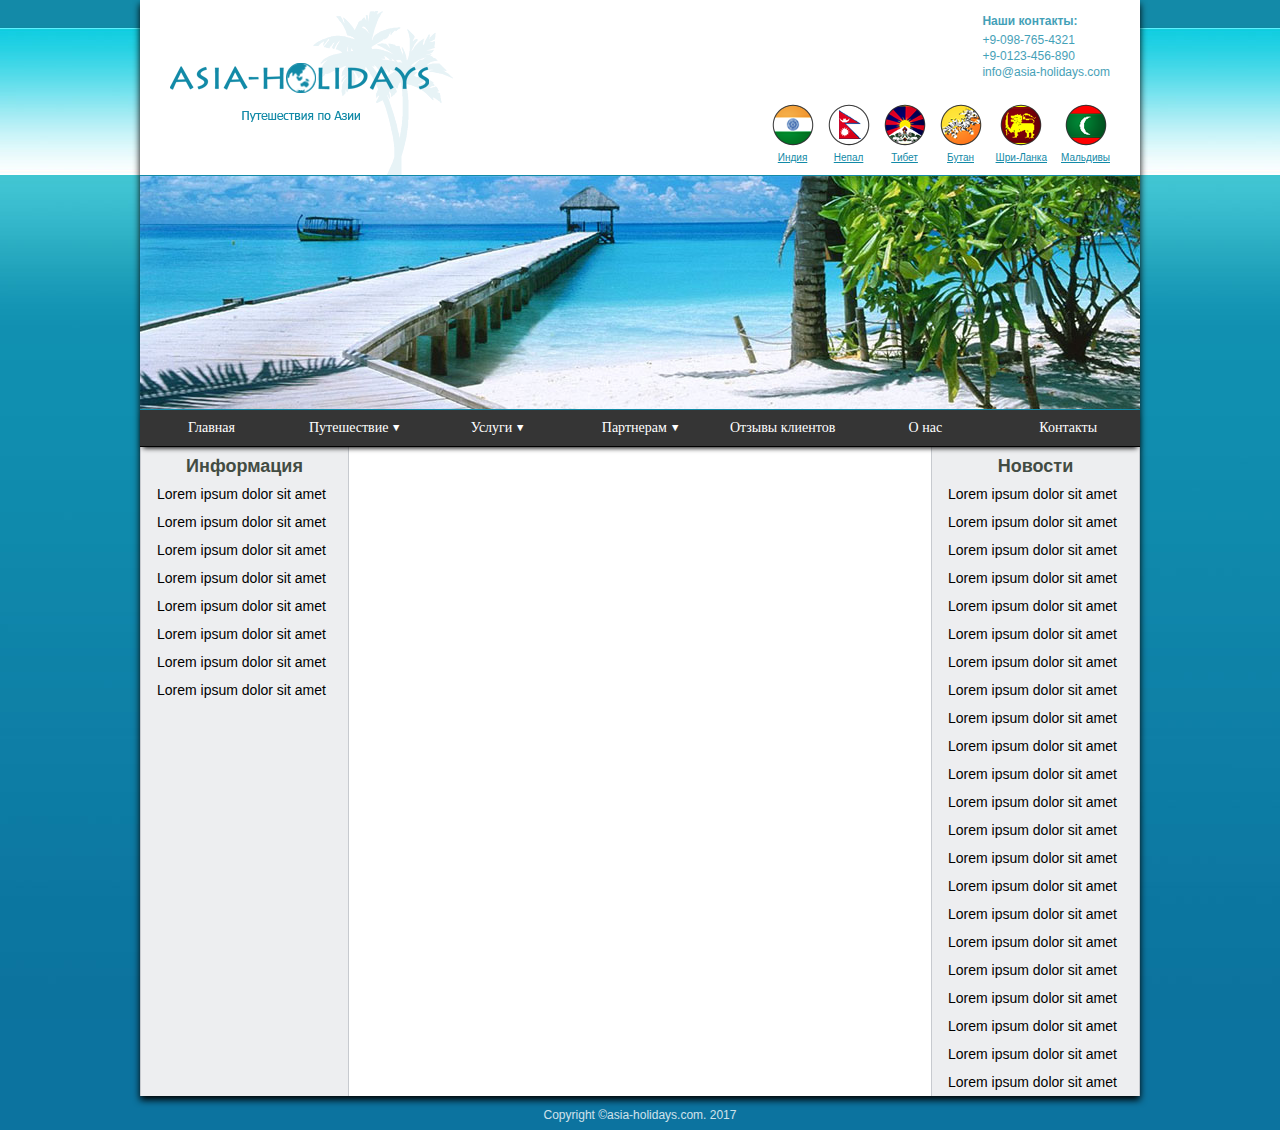
<file: Lab#4/index.html>
<!doctype html>
<html lang="ru">
<head>
    <meta charset="UTF-8">
    <title>Lab #4</title>
    <link rel="stylesheet" href="css/reset.css">
    <link rel="stylesheet" href="css/style.css">
    <link rel="stylesheet" href="icons/fontello/css/fontello.css">
</head>
<body>
<div class="container">
    <div class="header">
        <div class="logo">
            <img src="images/logo1.png" alt="Логотип">
        </div>
        <div class="contacts">
            <p>Наши контакты:</p>
           <p>    +9-098-765-4321</p>
              <p>  +9-0123-456-890</p>
               <p> info@asia-holidays.com
            </p>
        </div>
        <div class="countries">
            <div class="country-photo">
                <a href="#">
                    <img src="images/countries/m_flag.png" alt="Maldives">
                    <p>Мальдивы</p>
                </a>
            </div>
            <div class="country-photo">
                <a href="#">
                    <img src="images/countries/s_flag.png" alt="Sri-Lanka">
                    <p>Шри-Ланка</p>
                </a>
            </div>
            <div class="country-photo">
                <a href="#">
                    <img src="images/countries/b_flag.png" alt="Butan">
                    <p>Бутан</p>
                </a>
            </div>
            <div class="country-photo">
                <a href="#">
                    <img src="images/countries/t_flag.png" alt="Tibet">
                    <p>Тибет</p>
                </a>
            </div>
            <div class="country-photo">
                <a href="#">
                    <img src="images/countries/n_flag.png" alt="Nepal">
                    <p>Непал</p>
                </a>
            </div>
            <div class="country-photo">
                <a href="#">
                    <img src="images/countries/i_flag.png" alt="India">
                    <p>Индия</p>
                </a>
            </div>
        </div>
    </div>
    <div class="slider">
        <img src="images/photo.jpg" alt="Slider photo">
    </div>
    <div class="menu-top">
        <ul>
            <li><a href="#">Главная</a></li>
            <li><a class="drop-down-icon" href="#">Путешествие</a>
            <ul class="menu-top-drop-down">
                <li><a href="#">Путешествие 1</a></li>
                <li><a href="#">Путешествие 2</a></li>
                <li><a href="#">Путешествие 3</a></li>
                <li><a href="#">Путешествие 4</a></li>
                <li><a href="#">Путешествие 5</a></li>
            </ul>
            </li>
            <li><a class="drop-down-icon" href="#">Услуги</a>
                <ul class="menu-top-drop-down">
                    <li><a href="#">Услуги 1</a></li>
                    <li><a href="#">Услуги 2</a></li>
                </ul>
            </li>
            <li><a class="drop-down-icon" href="#">Партнерам</a>
                <ul class="menu-top-drop-down">
                    <li><a href="#">Партнёрам 1</a></li>
                    <li><a href="#">Партнёрам 2</a></li>
                    <li><a href="#">Партнёрам 3</a></li>
                    <li><a href="#">Партнёрам 4</a></li>
                </ul>
            </li>
            <li><a href="#">Отзывы клиентов</a></li>
            <li><a href="#">О нас</a></li>
            <li><a href="#">Контакты</a></li>
        </ul>
    </div>
    <div class="content-bg">
        <div class="left-column">
            <p>Информация</p>
            <p>
                Lorem ipsum dolor sit amet<br>
                Lorem ipsum dolor sit amet<br>
                Lorem ipsum dolor sit amet<br>
                Lorem ipsum dolor sit amet<br>
                Lorem ipsum dolor sit amet<br>
                Lorem ipsum dolor sit amet<br>
                Lorem ipsum dolor sit amet<br>
                Lorem ipsum dolor sit amet<br>
            </p>
        </div>
        <div class="right-column">
            <p>Новости</p>
            <p>
                Lorem ipsum dolor sit amet<br>
                Lorem ipsum dolor sit amet<br>
                Lorem ipsum dolor sit amet<br>
                Lorem ipsum dolor sit amet<br>
                Lorem ipsum dolor sit amet<br>
                Lorem ipsum dolor sit amet<br>
                Lorem ipsum dolor sit amet<br>
                Lorem ipsum dolor sit amet<br>
                Lorem ipsum dolor sit amet<br>
                Lorem ipsum dolor sit amet<br>
                Lorem ipsum dolor sit amet<br>
                Lorem ipsum dolor sit amet<br>
                Lorem ipsum dolor sit amet<br>
                Lorem ipsum dolor sit amet<br>
                Lorem ipsum dolor sit amet<br>
                Lorem ipsum dolor sit amet<br>
                Lorem ipsum dolor sit amet<br>
                Lorem ipsum dolor sit amet<br>
                Lorem ipsum dolor sit amet<br>
                Lorem ipsum dolor sit amet<br>
                Lorem ipsum dolor sit amet<br>
                Lorem ipsum dolor sit amet<br>
            </p>
        </div>
    </div>
    <div class="footer">
        <p>Copyright ©asia-holidays.com. 2017</p>
    </div>
</div>
</body>
</html>
</file>
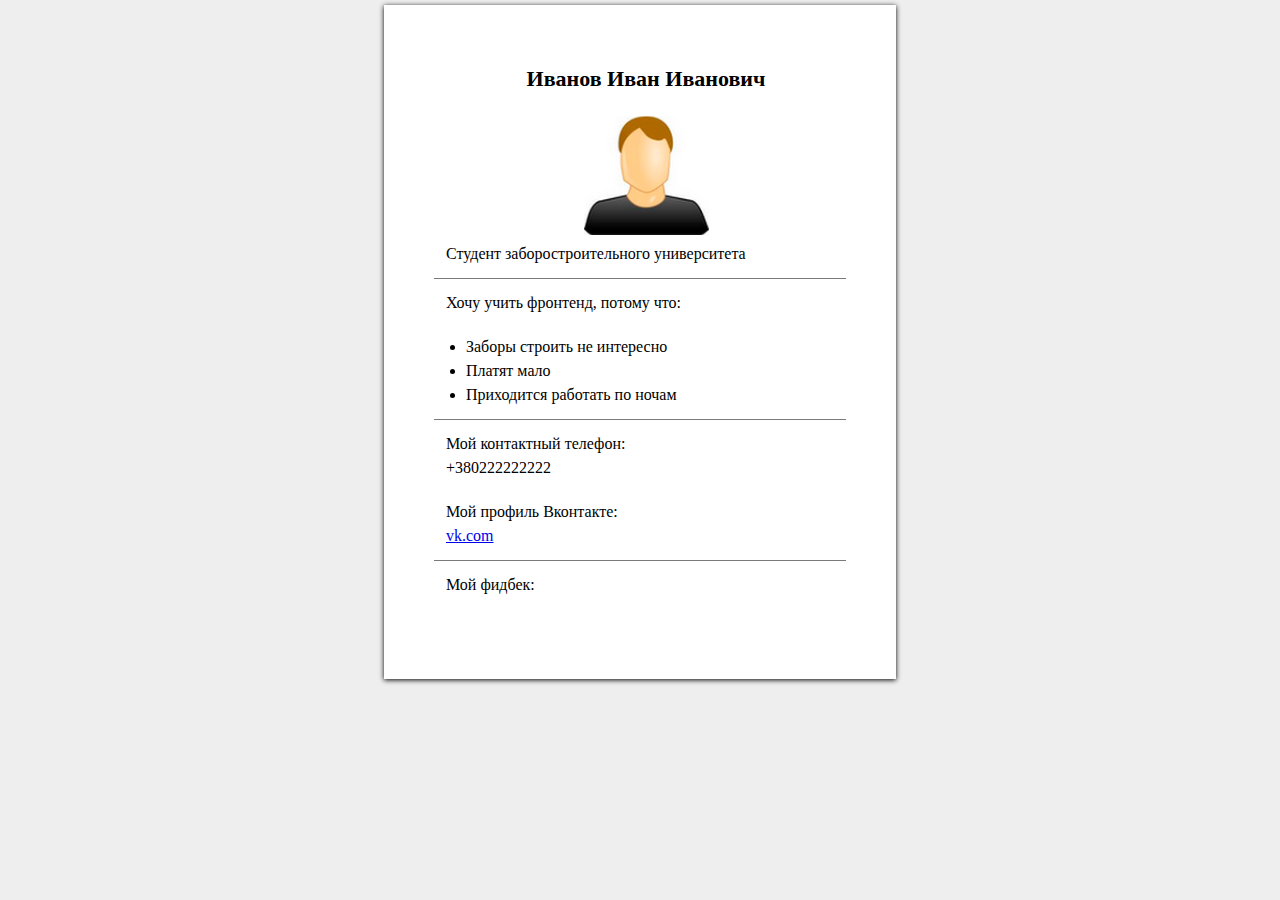
<file: Lab1(maket#2)/index.html>
<!DOCTYPE html>
<html lang="en">
<head>
    <meta charset="UTF-8">
    <title>Title</title>
    <link rel="stylesheet" href="styles/reset.css">
    <link rel="stylesheet" href="styles/style.css">
</head>
<body>
    <div class="container">
        <div class="content br-bottom">
            <div class="user-info">
                <h2>Иванов Иван Иванович</h2>
                <img src="images/profile.PNG" alt="Profile-photo">
                <p>Студент заборостроительного университета</p>
            </div>
        </div>
        <div class="content br-bottom">
            <p class="mb-bottom">Хочу учить фронтенд, потому что:</p>
            <ul>
                <li>Заборы строить не интересно</li>
                <li>Платят мало</li>
                <li>Приходится работать по ночам</li>
            </ul>
        </div>
        <div class="content br-bottom">
            <p>Мой контактный телефон:</p>
            <p class="mb-bottom">+380222222222</p>
            <p>Мой профиль Вконтакте:</p>
            <a href="www.vk.com" target="_blank">vk.com</a>
        </div>
        <div class="content">
            <p>Мой фидбек:</p>
        </div>
    </div>
</body>
</html>
</file>
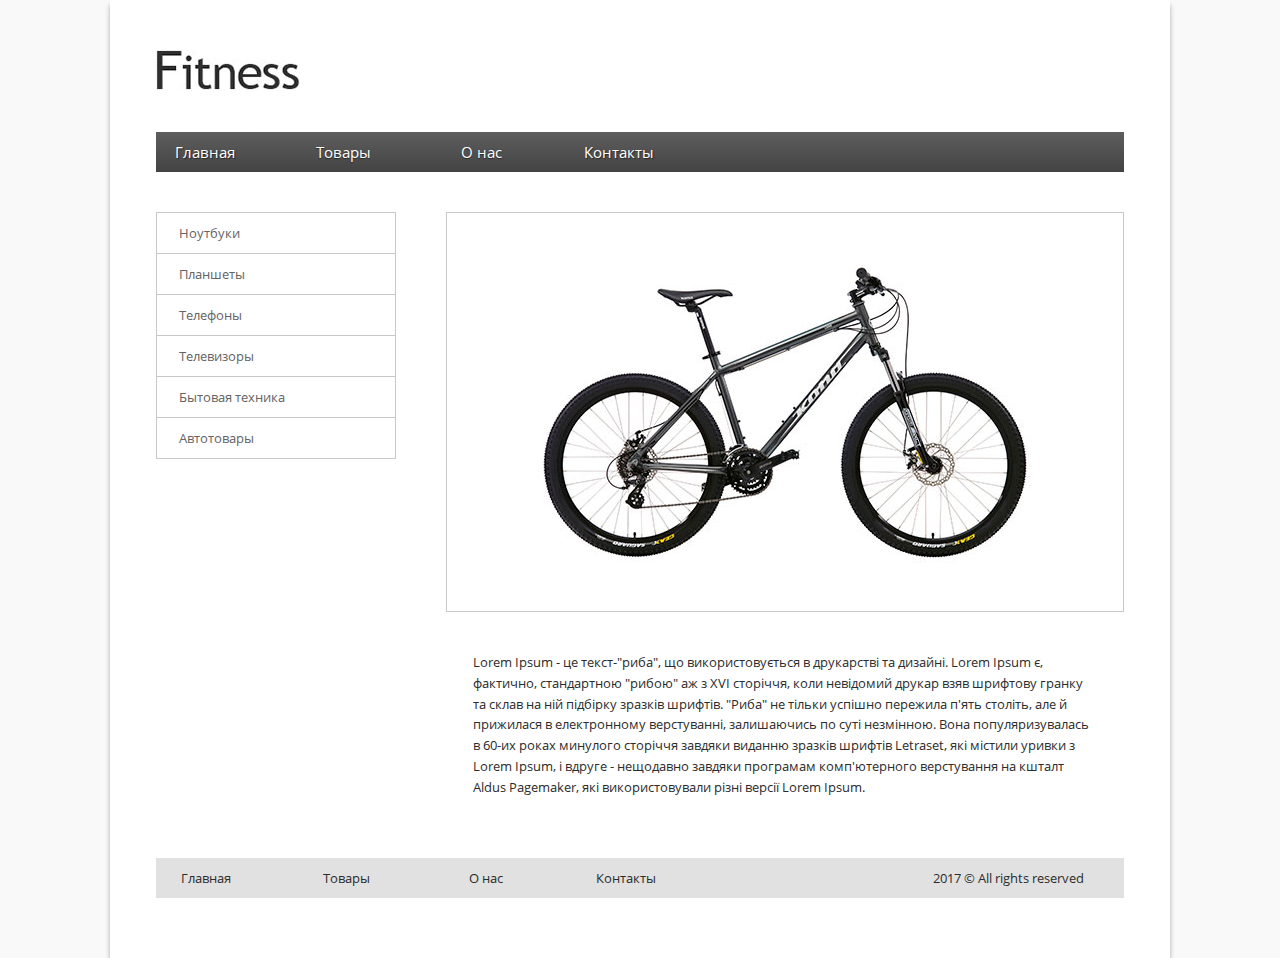
<file: lab3/index.html>
<!doctype html>
<html lang=uk-ru>
<head>
    <meta charset="UTF-8">
    <title>Lab #3</title>
    <link rel="stylesheet" href="css/reset.css">
    <link rel="stylesheet" href="css/stylename.css">
    <link rel="stylesheet" href="css/style.css">
</head>
<body>
<div class="container">
    <div class="header">
        <div class="logo">
            <img src="images/logo.jpg" alt="Логотип">
        </div>
        <div class="menu-top">
            <ul>
                <li><a href="#">Главная</a></li>
                <li><a href="#">Товары</a></li>
                <li><a href="#">О нас</a></li>
                <li><a href="#">Контакты</a></li>
            </ul>
        </div>
    </div>
    <div class="menu-left">
        <ul>
            <li><a href="#">Ноутбуки</a></li>
            <li><a href="#">Планшеты</a></li>
            <li><a href="#">Телефоны</a></li>
            <li><a href="#">Телевизоры</a></li>
            <li><a href="#">Бытовая техника</a></li>
            <li><a href="#">Автотовары</a></li>
        </ul>
    </div>
    <div class="main-content">
        <div class="frame"></div>
        <div class="content">
            <p>Lorem Ipsum - це текст-"риба", що використовується в друкарстві та дизайні. Lorem Ipsum є, фактично, стандартною "рибою" аж з XVI сторіччя, коли невідомий друкар взяв шрифтову гранку та склав на ній підбірку зразків шрифтів. "Риба" не тільки успішно пережила п'ять століть, але й прижилася в електронному верстуванні, залишаючись по суті незмінною. Вона популяризувалась в 60-их роках минулого сторіччя завдяки виданню зразків шрифтів Letraset, які містили уривки з Lorem Ipsum, і вдруге - нещодавно завдяки програмам комп'ютерного верстування на кшталт Aldus Pagemaker, які використовували різні версії Lorem Ipsum.</p>
            <!--<p>Lorem Ipsum - це текст-"риба", що використовується в друкарстві та дизайні. Lorem Ipsum є, фактично, стандартною "рибою" аж з XVI сторіччя, коли невідомий друкар взяв шрифтову гранку та склав на ній підбірку зразків шрифтів. "Риба" не тільки успішно пережила п'ять століть, але й прижилася в електронному верстуванні, залишаючись по суті незмінною. Вона популяризувалась в 60-их роках минулого сторіччя завдяки виданню зразків шрифтів Letraset, які містили уривки з Lorem Ipsum, і вдруге - нещодавно завдяки програмам комп'ютерного верстування на кшталт Aldus Pagemaker, які використовували різні версії Lorem Ipsum.</p>-->
        </div>
    </div>
    <div class="footer menu-top">
        <ul>
            <li><a href="#">Главная</a></li>
            <li><a href="#">Товары</a></li>
            <li><a href="#">О нас</a></li>
            <li><a href="#">Контакты</a></li>
            <li><p>2017 © All rights reserved</p></li>
        </ul>
    </div>
</div>
</body>
</html>
</file>
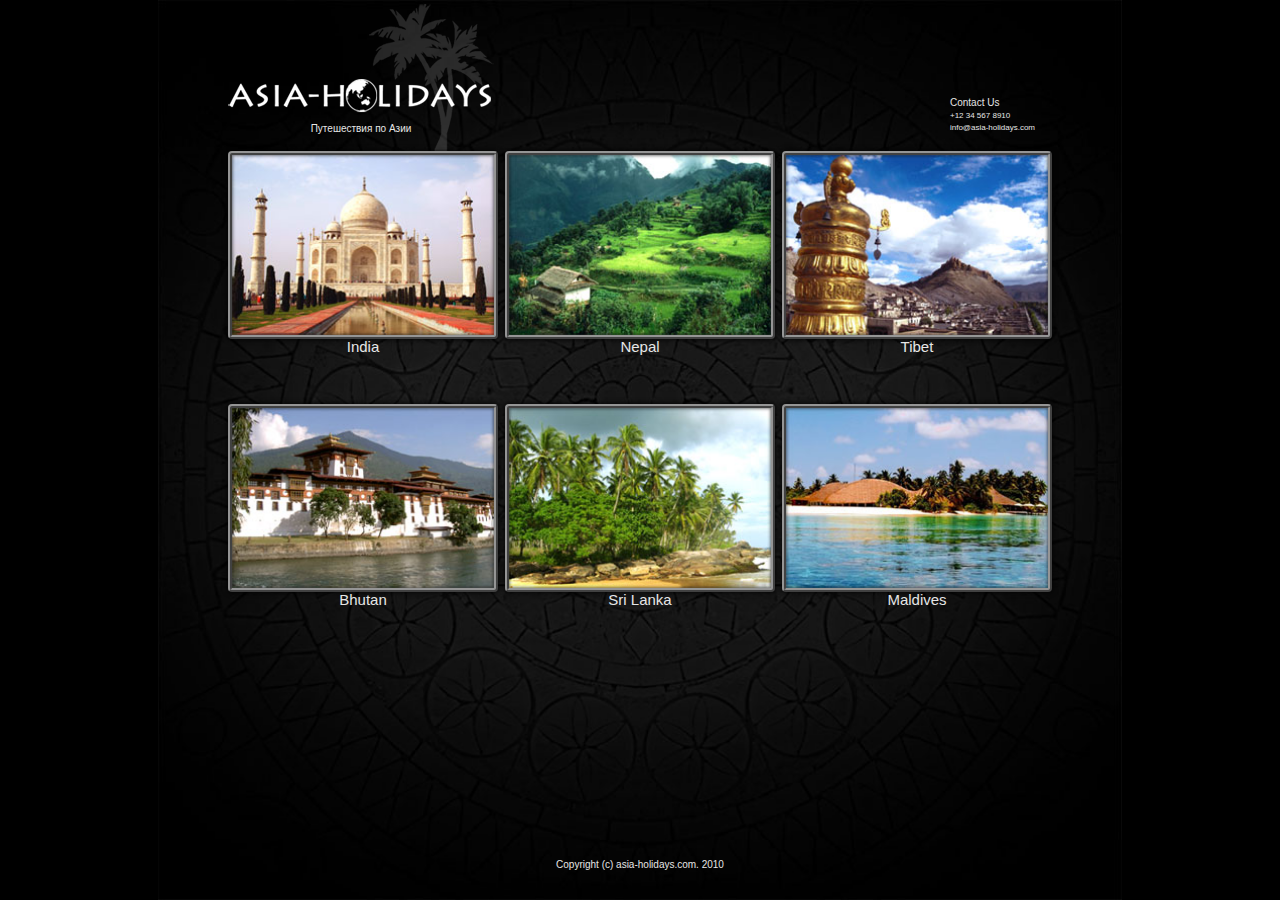
<file: Lab3_bonus/index.html>
<!doctype html>
<html lang="ru">
<head>
    <meta charset="UTF-8">
    <title>Lab #3 bonus</title>
    <link rel="stylesheet" href="css/reset.css">
    <link rel="stylesheet" href="css/style.css">
    <link rel="stylesheet" href="css/stylename.css">    
</head>
<body>
<div class="container">
    <div class="header">
        <div class="logo">
            <img src="images/logo.png" alt="Logo">
            <p>Путешествия по Азии</p>
        </div>
        <div class="contacts">
            <p>Contact Us</p>
            <p>+12 34 567 8910</p>
            <p>info@asia-holidays.com</p>
        </div>
    </div>
    <div class="content-countries clearfix">

        <!--<div class="country">
            <div class="frame">
                <img src="images/countries/india_photo.jpg" alt="India">
            </div>
            <p>India</p>
        </div>
        <div class="country">
            <div class="frame">
                <img src="images/countries/nepal_photo.jpg" alt="Nepal">
            </div>
            <p>Nepal</p>
        </div>
        <div class="country">
            <div class="frame">
                <img src="images/countries/tibet_photo.jpg" alt="Tibet">
            </div>
            <p>Tibet</p>
        </div>
        <div class="country">
            <div class="frame">
                <img src="images/countries/bhutan_photo.jpg" alt="Bhutan">
            </div>
            <p>Bhutan</p>
        </div>
        <div class="country">
            <div class="frame">
                <img src="images/countries/sri-lanka_photo.jpg" alt="Sri-Lanka">
            </div>
            <p>Sri Lanka</p>
        </div>
        <div class="country">
            <div class="frame">
                <img src="images/countries/maldives_photo.jpg" alt="Maldives">
            </div>
            <p>Maldives</p>
        </div>-->

        <div class="country">
            <div class="frame india"></div>
            <p>India</p>
        </div>
        <div class="country">
            <div class="frame nepal"></div>
            <p>Nepal</p>
        </div>
        <div class="country no-margin-right">
            <div class="frame tibet"></div>
            <p>Tibet</p>
        </div>
        <div class="country">
            <div class="frame bhutan"></div>
            <p>Bhutan</p>
        </div>
        <div class="country">
            <div class="frame sri-lanka"></div>
            <p>Sri Lanka</p>
        </div>
        <div class="country no-margin-right">
            <div class="frame maldivies"></div>
            <p>Maldives</p>
        </div>
    </div>
    <div class="footer">
        <p>Copyright (c) asia-holidays.com. 2010</p>
    </div>
</div>
</body>
</html>
</file>
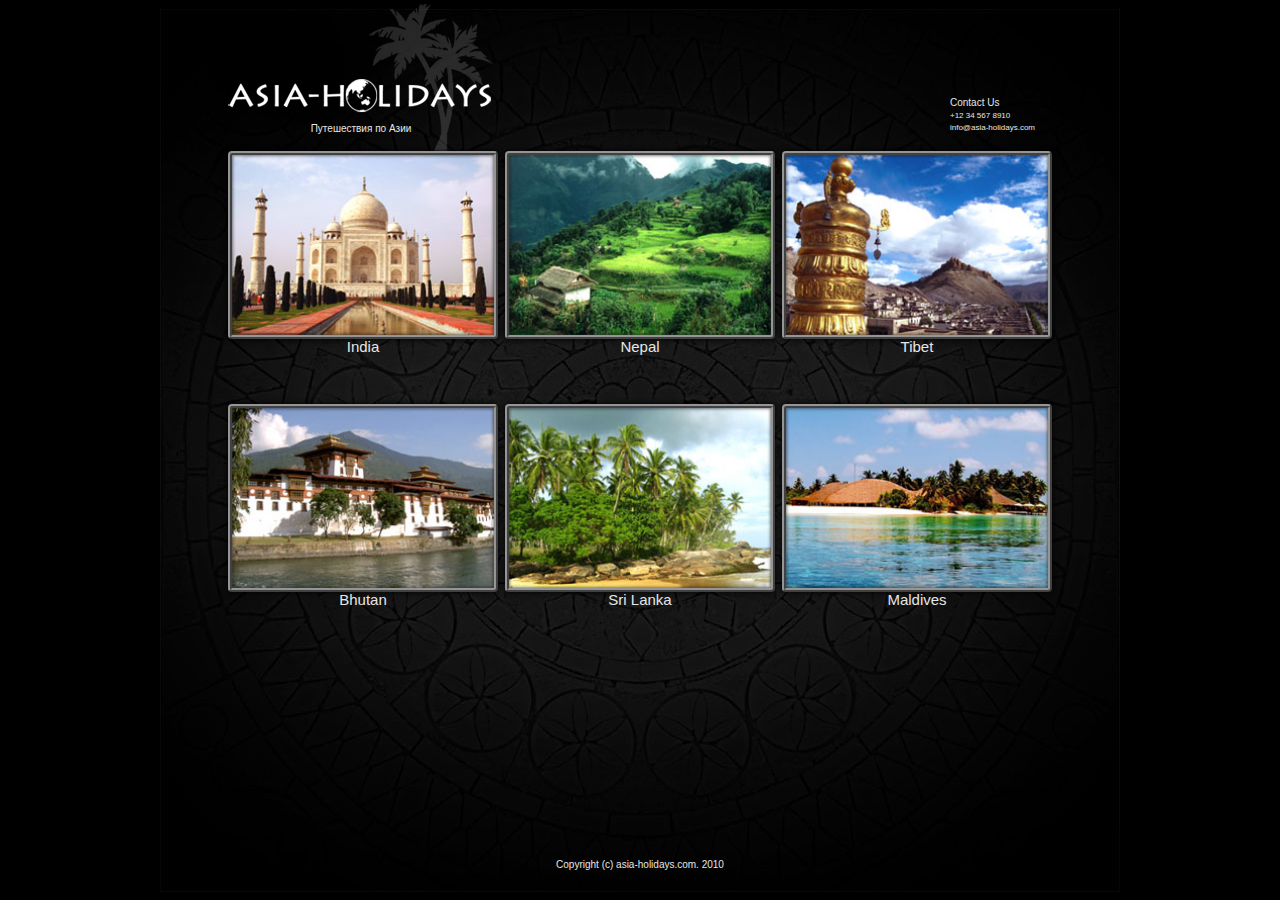
<file: Lab4_bonus/index.html>
<!doctype html>
<html lang="ru">
<head>
    <meta charset="UTF-8">
    <title>Lab #3 bonus</title>
    <link rel="stylesheet" href="css/reset.css">
    <link rel="stylesheet" href="css/stylename.css">
    <link rel="stylesheet" href="css/style.css">
</head>
<body>
<div class="container">
    <div class="header">
        <div class="logo">
            <img src="images/logo.png" alt="Logo">
            <p>Путешествия по Азии</p>
        </div>
        <div class="contacts">
            <p>Contact Us</p>
            <p>+12 34 567 8910</p>
            <p>info@asia-holidays.com</p>
        </div>
    </div>
    <div class="content-countries clearfix">

        <!--<div class="country">
            <div class="frame">
                <img src="images/countries/india_photo.jpg" alt="India">
            </div>
            <p>India</p>
        </div>
        <div class="country">
            <div class="frame">
                <img src="images/countries/nepal_photo.jpg" alt="Nepal">
            </div>
            <p>Nepal</p>
        </div>
        <div class="country">
            <div class="frame">
                <img src="images/countries/tibet_photo.jpg" alt="Tibet">
            </div>
            <p>Tibet</p>
        </div>
        <div class="country">
            <div class="frame">
                <img src="images/countries/bhutan_photo.jpg" alt="Bhutan">
            </div>
            <p>Bhutan</p>
        </div>
        <div class="country">
            <div class="frame">
                <img src="images/countries/sri-lanka_photo.jpg" alt="Sri-Lanka">
            </div>
            <p>Sri Lanka</p>
        </div>
        <div class="country">
            <div class="frame">
                <img src="images/countries/maldives_photo.jpg" alt="Maldives">
            </div>
            <p>Maldives</p>
        </div>-->

        <div class="country">
            <div class="frame india"></div>
            <p>India</p>
        </div>
        <div class="country">
            <div class="frame nepal"></div>
            <p>Nepal</p>
        </div>
        <div class="country no-margin-right">
            <div class="frame tibet"></div>
            <p>Tibet</p>
        </div>
        <div class="country">
            <div class="frame bhutan"></div>
            <p>Bhutan</p>
        </div>
        <div class="country">
            <div class="frame sri-lanka"></div>
            <p>Sri Lanka</p>
        </div>
        <div class="country no-margin-right">
            <div class="frame maldivies"></div>
            <p>Maldives</p>
        </div>
    </div>
    <div class="footer">
        <p>Copyright (c) asia-holidays.com. 2010</p>
    </div>
</div>
</body>
</html>
</file>
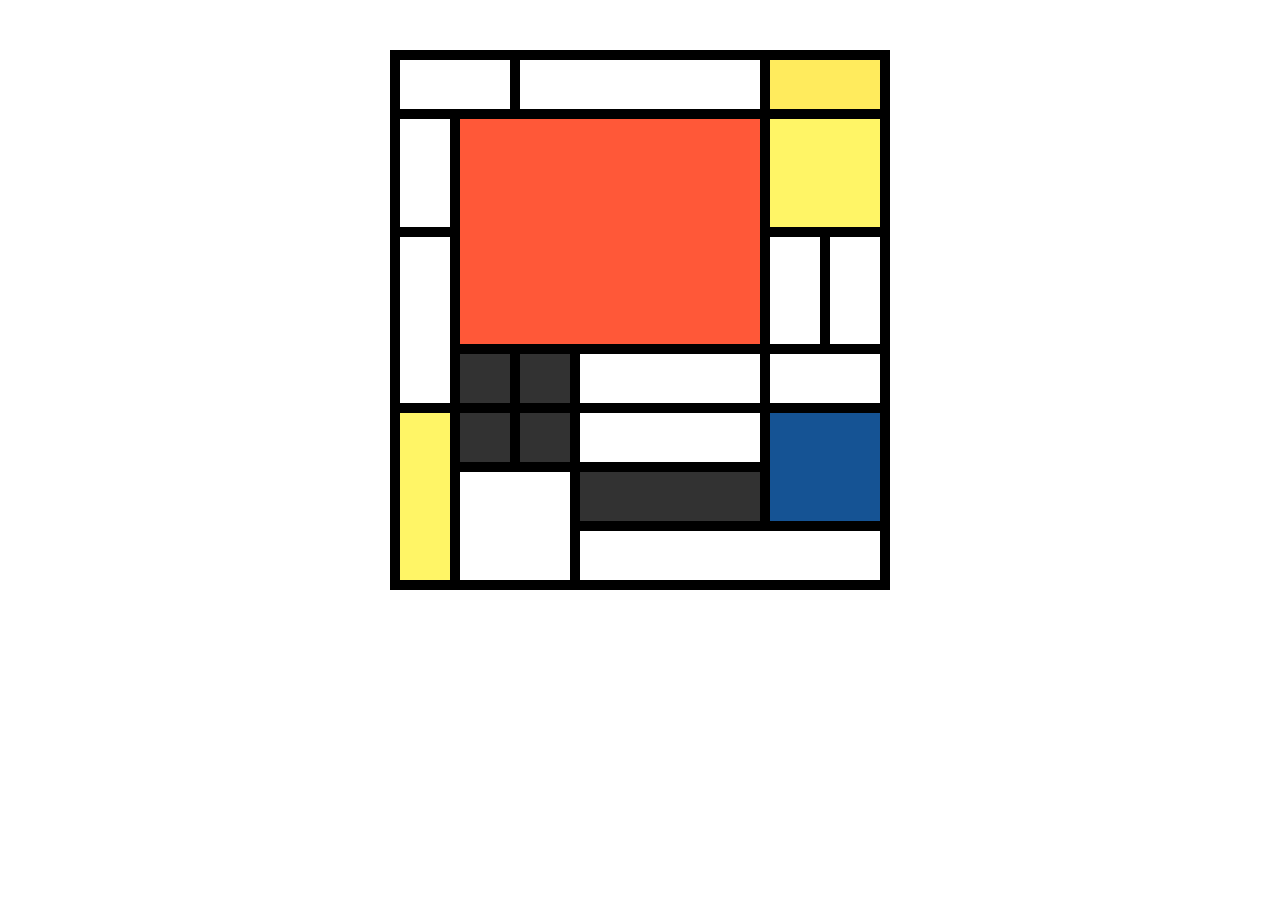
<file: Lab5_tables/index.html>
<!doctype html>
<html lang="ru">
<head>
    <meta charset="UTF-8">
    <title>Lab #4</title>
    <link rel="stylesheet" href="css/reset.css">
    <link rel="stylesheet" href="css/style.css">
</head>
<body>
<div class="wrapper">
    <table>
        <tr>
            <td colspan="2" bgcolor="#fff"></td>
            <td colspan="3" bgcolor="#fff"></td>
            <td colspan="2" bgcolor="#ffeb5d"></td>
        </tr>
        <tr>
            <td rowspan="2" bgcolor="#fff"></td>
            <td rowspan="4" colspan="4" bgcolor="#ff5838"></td>
            <td rowspan="2" colspan="2" bgcolor="#fff566"></td>
        </tr>
        <tr></tr>
        <tr>
            <td rowspan="3" bgcolor="#fff"></td>
            <td rowspan="2" bgcolor="#fff"></td>
            <td rowspan="2" bgcolor="#fff"></td>
        </tr>
        <tr></tr>
        <tr>
            <td bgcolor="#323232"></td>
            <td bgcolor="#323232"></td>
            <td colspan="2" bgcolor="#fff"></td>
            <td colspan="2" bgcolor="#fff"></td>
        </tr>
        <tr>
            <td rowspan="3" bgcolor="#fff566"></td>
            <td bgcolor="#323232"></td>
            <td bgcolor="#323232"></td>
            <td colspan="2" bgcolor="#fff"></td>
            <td rowspan="2" colspan="2" bgcolor="#155394"></td>
        </tr>
        <tr>
            <td rowspan="2" colspan="2" bgcolor="#fff"></td>
            <td colspan="2" bgcolor="#323232"></td>
        </tr>
        <tr>
            <td colspan="4" bgcolor="#fff"></td>
        </tr>
    </table>
</div>
</body>
</html>
</file>
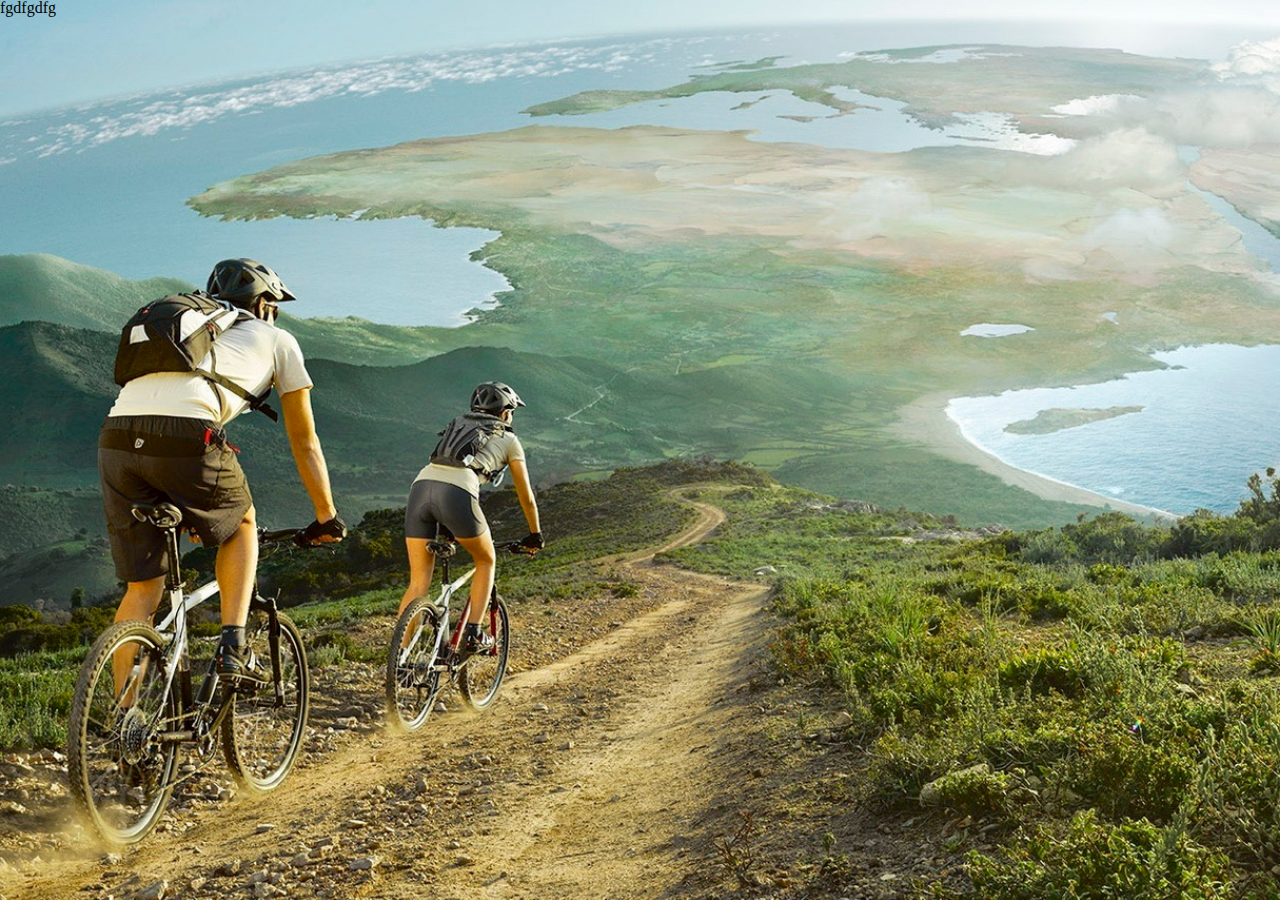
<file: Labb/index.html>
<!doctype html>
<html lang="ru">
<head>
    <meta charset="UTF-8">
    <title>Lab #4</title>
    <link rel="stylesheet" href="css/reset.css">
    <link rel="stylesheet" href="css/style.css">

</head>
<body>
    fgdfgdfg
<div class="container">
    <div class="header">
   </div>
</div>
</body>
</html>
</file>
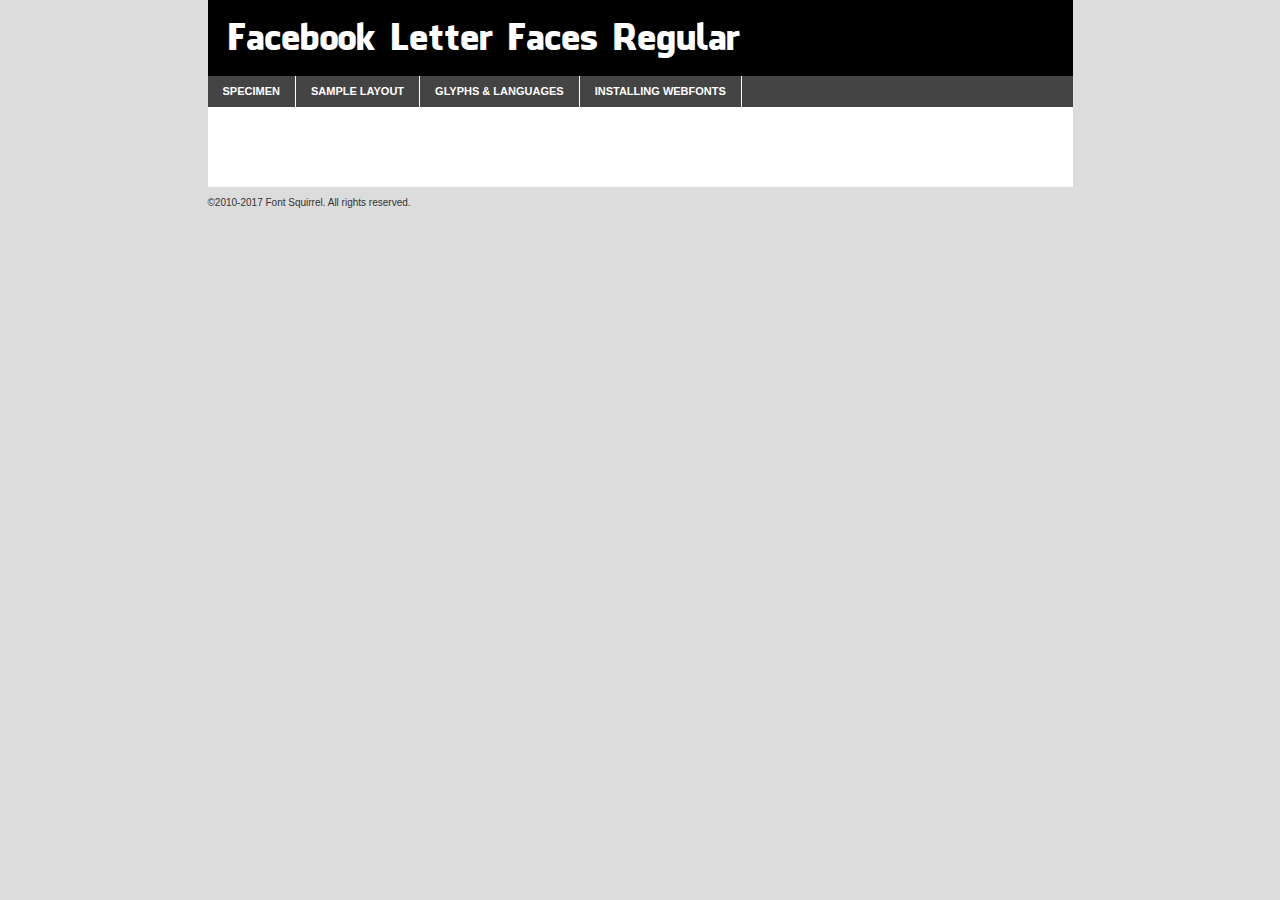
<file: Lab#5/fonts/facebook/facebolf-demo.html>
<!DOCTYPE html PUBLIC "-//W3C//DTD XHTML 1.0 Transitional//EN"
	"http://www.w3.org/TR/xhtml1/DTD/xhtml1-transitional.dtd">

<html xmlns="http://www.w3.org/1999/xhtml" xml:lang="en" lang="en">
<head>
	<meta http-equiv="Content-Type" content="text/html; charset=utf-8" />
	<script src="http://ajax.googleapis.com/ajax/libs/jquery/1.7.2/jquery.min.js" type="text/javascript" charset="utf-8"></script>
	<script type="text/javascript">
	(function($){$.fn.easyTabs=function(option){var param=jQuery.extend({fadeSpeed:"fast",defaultContent:1,activeClass:'active'},option);$(this).each(function(){var thisId="#"+this.id;if(param.defaultContent==''){param.defaultContent=1;}
	if(typeof param.defaultContent=="number")
	{var defaultTab=$(thisId+" .tabs li:eq("+(param.defaultContent-1)+") a").attr('href').substr(1);}else{var defaultTab=param.defaultContent;}
	$(thisId+" .tabs li a").each(function(){var tabToHide=$(this).attr('href').substr(1);$("#"+tabToHide).addClass('easytabs-tab-content');});hideAll();changeContent(defaultTab);function hideAll(){$(thisId+" .easytabs-tab-content").hide();}
	function changeContent(tabId){hideAll();$(thisId+" .tabs li").removeClass(param.activeClass);$(thisId+" .tabs li a[href=#"+tabId+"]").closest('li').addClass(param.activeClass);if(param.fadeSpeed!="none")
	{$(thisId+" #"+tabId).fadeIn(param.fadeSpeed);}else{$(thisId+" #"+tabId).show();}}
	$(thisId+" .tabs li").click(function(){var tabId=$(this).find('a').attr('href').substr(1);changeContent(tabId);return false;});});}})(jQuery);
	</script>
	<link rel="stylesheet" href="specimen_files/specimen_stylesheet.css" type="text/css" charset="utf-8" />
	<link rel="stylesheet" href="stylesheet.css" type="text/css" charset="utf-8" />

	<style type="text/css">
					body{
				font-family: 'facebook_letter_facesregular';
							}
		</style>

	<title>Facebook Letter Faces Regular Specimen</title>
	
	
	<script type="text/javascript" charset="utf-8">
		$(document).ready(function() {
			$('#container').easyTabs({defaultContent:1});
		});
	</script>
</head>

<body>
<div id="container">
	<div id="header">
		Facebook Letter Faces Regular	</div>
	<ul class="tabs">
		<li><a href="#specimen">Specimen</a></li>
		<li><a href="#layout">Sample Layout</a></li>
				<li><a href="#glyphs">Glyphs &amp; Languages</a></li>
		<li><a href="#installing">Installing Webfonts</a></li>
		
	</ul>
	
	<div id="main_content">

		
			<div id="specimen">
		
				<div class="section">
					<div class="grid12 firstcol">
						<div class="huge">AaBb</div>
					</div>
				</div>
		
				<div class="section">
					<div class="glyph_range">A&#x200B;B&#x200b;C&#x200b;D&#x200b;E&#x200b;F&#x200b;G&#x200b;H&#x200b;I&#x200b;J&#x200b;K&#x200b;L&#x200b;M&#x200b;N&#x200b;O&#x200b;P&#x200b;Q&#x200b;R&#x200b;S&#x200b;T&#x200b;U&#x200b;V&#x200b;W&#x200b;X&#x200b;Y&#x200b;Z&#x200b;a&#x200b;b&#x200b;c&#x200b;d&#x200b;e&#x200b;f&#x200b;g&#x200b;h&#x200b;i&#x200b;j&#x200b;k&#x200b;l&#x200b;m&#x200b;n&#x200b;o&#x200b;p&#x200b;q&#x200b;r&#x200b;s&#x200b;t&#x200b;u&#x200b;v&#x200b;w&#x200b;x&#x200b;y&#x200b;z&#x200b;1&#x200b;2&#x200b;3&#x200b;4&#x200b;5&#x200b;6&#x200b;7&#x200b;8&#x200b;9&#x200b;0&#x200b;&amp;&#x200b;.&#x200b;,&#x200b;?&#x200b;!&#x200b;&#64;&#x200b;(&#x200b;)&#x200b;#&#x200b;$&#x200b;%&#x200b;*&#x200b;+&#x200b;-&#x200b;=&#x200b;:&#x200b;;</div>
				</div>
				<div class="section">
					<div class="grid12 firstcol">
						<table class="sample_table">
							<tr><td>10</td><td class="size10">abcdefghijklmnopqrstuvwxyzABCDEFGHIJKLMNOPQRSTUVWXYZ0123456789abcdefghijklmnopqrstuvwxyzABCDEFGHIJKLMNOPQRSTUVWXYZ0123456789abcdefghijklmnopqrstuvwxyzABCDEFGHIJKLMNOPQRSTUVWXYZ</td></tr>
							<tr><td>11</td><td class="size11">abcdefghijklmnopqrstuvwxyzABCDEFGHIJKLMNOPQRSTUVWXYZ0123456789abcdefghijklmnopqrstuvwxyzABCDEFGHIJKLMNOPQRSTUVWXYZ0123456789abcdefghijklmnopqrstuvwxyzABCDEFGHIJKLMNOPQRSTUVWXYZ</td></tr>
							<tr><td>12</td><td class="size12">abcdefghijklmnopqrstuvwxyzABCDEFGHIJKLMNOPQRSTUVWXYZ0123456789abcdefghijklmnopqrstuvwxyzABCDEFGHIJKLMNOPQRSTUVWXYZ0123456789abcdefghijklmnopqrstuvwxyzABCDEFGHIJKLMNOPQRSTUVWXYZ</td></tr>
							<tr><td>13</td><td class="size13">abcdefghijklmnopqrstuvwxyzABCDEFGHIJKLMNOPQRSTUVWXYZ0123456789abcdefghijklmnopqrstuvwxyzABCDEFGHIJKLMNOPQRSTUVWXYZ0123456789abcdefghijklmnopqrstuvwxyzABCDEFGHIJKLMNOPQRSTUVWXYZ</td></tr>
							<tr><td>14</td><td class="size14">abcdefghijklmnopqrstuvwxyzABCDEFGHIJKLMNOPQRSTUVWXYZ0123456789abcdefghijklmnopqrstuvwxyzABCDEFGHIJKLMNOPQRSTUVWXYZ0123456789abcdefghijklmnopqrstuvwxyzABCDEFGHIJKLMNOPQRSTUVWXYZ</td></tr>
							<tr><td>16</td><td class="size16">abcdefghijklmnopqrstuvwxyzABCDEFGHIJKLMNOPQRSTUVWXYZ0123456789abcdefghijklmnopqrstuvwxyzABCDEFGHIJKLMNOPQRSTUVWXYZ</td></tr>
							<tr><td>18</td><td class="size18">abcdefghijklmnopqrstuvwxyzABCDEFGHIJKLMNOPQRSTUVWXYZ0123456789abcdefghijklmnopqrstuvwxyzABCDEFGHIJKLMNOPQRSTUVWXYZ</td></tr>
							<tr><td>20</td><td class="size20">abcdefghijklmnopqrstuvwxyzABCDEFGHIJKLMNOPQRSTUVWXYZ0123456789abcdefghijklmnopqrstuvwxyzABCDEFGHIJKLMNOPQRSTUVWXYZ</td></tr>
							<tr><td>24</td><td class="size24">abcdefghijklmnopqrstuvwxyzABCDEFGHIJKLMNOPQRSTUVWXYZ0123456789abcdefghijklmnopqrstuvwxyzABCDEFGHIJKLMNOPQRSTUVWXYZ</td></tr>
							<tr><td>30</td><td class="size30">abcdefghijklmnopqrstuvwxyzABCDEFGHIJKLMNOPQRSTUVWXYZ0123456789abcdefghijklmnopqrstuvwxyzABCDEFGHIJKLMNOPQRSTUVWXYZ</td></tr>
							<tr><td>36</td><td class="size36">abcdefghijklmnopqrstuvwxyzABCDEFGHIJKLMNOPQRSTUVWXYZ0123456789abcdefghijklmnopqrstuvwxyzABCDEFGHIJKLMNOPQRSTUVWXYZ</td></tr>
							<tr><td>48</td><td class="size48">abcdefghijklmnopqrstuvwxyzABCDEFGHIJKLMNOPQRSTUVWXYZ0123456789abcdefghijklmnopqrstuvwxyzABCDEFGHIJKLMNOPQRSTUVWXYZ</td></tr>
							<tr><td>60</td><td class="size60">abcdefghijklmnopqrstuvwxyzABCDEFGHIJKLMNOPQRSTUVWXYZ0123456789abcdefghijklmnopqrstuvwxyzABCDEFGHIJKLMNOPQRSTUVWXYZ</td></tr>
							<tr><td>72</td><td class="size72">abcdefghijklmnopqrstuvwxyzABCDEFGHIJKLMNOPQRSTUVWXYZ0123456789abcdefghijklmnopqrstuvwxyzABCDEFGHIJKLMNOPQRSTUVWXYZ</td></tr>
							<tr><td>90</td><td class="size90">abcdefghijklmnopqrstuvwxyzABCDEFGHIJKLMNOPQRSTUVWXYZ0123456789abcdefghijklmnopqrstuvwxyzABCDEFGHIJKLMNOPQRSTUVWXYZ</td></tr>
						</table>
				
					</div>
			
				</div>
		
		
		
								<div class="section" id="bodycomparison">


										<div id="xheight">
				<div class="fontbody">&#x25FC;&#x25FC;&#x25FC;&#x25FC;&#x25FC;&#x25FC;&#x25FC;&#x25FC;&#x25FC;&#x25FC;&#x25FC;&#x25FC;&#x25FC;&#x25FC;&#x25FC;&#x25FC;&#x25FC;&#x25FC;&#x25FC;&#x25FC;&#x25FC;&#x25FC;&#x25FC;&#x25FC;&#x25FC;&#x25FC;&#x25FC;&#x25FC;&#x25FC;&#x25FC;&#x25FC;&#x25FC;&#x25FC;&#x25FC;&#x25FC;&#x25FC;&#x25FC;&#x25FC;&#x25FC;&#x25FC;&#x25FC;&#x25FC;&#x25FC;&#x25FC;&#x25FC;&#x25FC;&#x25FC;&#x25FC;&#x25FC;&#x25FC;&#x25FC;&#x25FC;&#x25FC;&#x25FC;&#x25FC;&#x25FC;&#x25FC;&#x25FC;&#x25FC;&#x25FC;&#x25FC;&#x25FC;&#x25FC;&#x25FC;&#x25FC;&#x25FC;&#x25FC;&#x25FC;&#x25FC;&#x25FC;&#x25FC;&#x25FC;&#x25FC;&#x25FC;&#x25FC;&#x25FC;&#x25FC;&#x25FC;&#x25FC;&#x25FC;&#x25FC;&#x25FC;&#x25FC;&#x25FC;&#x25FC;&#x25FC;&#x25FC;&#x25FC;&#x25FC;&#x25FC;&#x25FC;&#x25FC;&#x25FC;&#x25FC;&#x25FC;&#x25FC;&#x25FC;&#x25FC;&#x25FC;body</div><div class="arialbody">body</div><div class="verdanabody">body</div><div class="georgiabody">body</div></div>
										<div class="fontbody" style="z-index:1">
											body<span>Facebook Letter Faces Regular</span>
										</div>
										<div class="arialbody" style="z-index:1">
											body<span>Arial</span>
										</div>
										<div class="verdanabody" style="z-index:1">
											body<span>Verdana</span>
										</div>
										<div class="georgiabody" style="z-index:1">
											body<span>Georgia</span>
										</div>



								</div>
		
		
				<div class="section psample psample_row1" id="">
					
					<div class="grid2 firstcol">
						<p class="size10"><span>10.</span>Aenean lacinia bibendum nulla sed consectetur. Fusce dapibus, tellus ac cursus commodo, tortor mauris condimentum nibh, ut fermentum massa justo sit amet risus. Nullam id dolor id nibh ultricies vehicula ut id elit. Cum sociis natoque penatibus et magnis dis parturient montes, nascetur ridiculus mus. Nulla vitae elit libero, a pharetra augue.</p>
			
					</div>
					<div class="grid3">
						<p class="size11"><span>11.</span>Aenean lacinia bibendum nulla sed consectetur. Fusce dapibus, tellus ac cursus commodo, tortor mauris condimentum nibh, ut fermentum massa justo sit amet risus. Nullam id dolor id nibh ultricies vehicula ut id elit. Cum sociis natoque penatibus et magnis dis parturient montes, nascetur ridiculus mus. Nulla vitae elit libero, a pharetra augue.</p>
			
					</div>
					<div class="grid3">
						<p class="size12"><span>12.</span>Aenean lacinia bibendum nulla sed consectetur. Fusce dapibus, tellus ac cursus commodo, tortor mauris condimentum nibh, ut fermentum massa justo sit amet risus. Nullam id dolor id nibh ultricies vehicula ut id elit. Cum sociis natoque penatibus et magnis dis parturient montes, nascetur ridiculus mus. Nulla vitae elit libero, a pharetra augue.</p>
			
					</div>
					<div class="grid4">
						<p class="size13"><span>13.</span>Aenean lacinia bibendum nulla sed consectetur. Fusce dapibus, tellus ac cursus commodo, tortor mauris condimentum nibh, ut fermentum massa justo sit amet risus. Nullam id dolor id nibh ultricies vehicula ut id elit. Cum sociis natoque penatibus et magnis dis parturient montes, nascetur ridiculus mus. Nulla vitae elit libero, a pharetra augue.</p>
			
					</div>
					<div class="white_blend"></div>
					
				</div>
				<div class="section psample psample_row2" id="">
					<div class="grid3 firstcol">
						<p class="size14"><span>14.</span>Aenean lacinia bibendum nulla sed consectetur. Fusce dapibus, tellus ac cursus commodo, tortor mauris condimentum nibh, ut fermentum massa justo sit amet risus. Nullam id dolor id nibh ultricies vehicula ut id elit. Cum sociis natoque penatibus et magnis dis parturient montes, nascetur ridiculus mus. Nulla vitae elit libero, a pharetra augue.</p>
			
					</div>
					<div class="grid4">
						<p class="size16"><span>16.</span>Aenean lacinia bibendum nulla sed consectetur. Fusce dapibus, tellus ac cursus commodo, tortor mauris condimentum nibh, ut fermentum massa justo sit amet risus. Nullam id dolor id nibh ultricies vehicula ut id elit. Cum sociis natoque penatibus et magnis dis parturient montes, nascetur ridiculus mus. Nulla vitae elit libero, a pharetra augue.</p>
			
					</div>
					<div class="grid5">
						<p class="size18"><span>18.</span>Aenean lacinia bibendum nulla sed consectetur. Fusce dapibus, tellus ac cursus commodo, tortor mauris condimentum nibh, ut fermentum massa justo sit amet risus. Nullam id dolor id nibh ultricies vehicula ut id elit. Cum sociis natoque penatibus et magnis dis parturient montes, nascetur ridiculus mus. Nulla vitae elit libero, a pharetra augue.</p>
			
					</div>

					<div class="white_blend"></div>

				</div>
				
				<div class="section psample psample_row3" id="">
					<div class="grid5 firstcol">
						<p class="size20"><span>20.</span>Aenean lacinia bibendum nulla sed consectetur. Fusce dapibus, tellus ac cursus commodo, tortor mauris condimentum nibh, ut fermentum massa justo sit amet risus. Nullam id dolor id nibh ultricies vehicula ut id elit. Cum sociis natoque penatibus et magnis dis parturient montes, nascetur ridiculus mus. Nulla vitae elit libero, a pharetra augue.</p>
					</div>
					<div class="grid7">
						<p class="size24"><span>24.</span>Aenean lacinia bibendum nulla sed consectetur. Fusce dapibus, tellus ac cursus commodo, tortor mauris condimentum nibh, ut fermentum massa justo sit amet risus. Nullam id dolor id nibh ultricies vehicula ut id elit. Cum sociis natoque penatibus et magnis dis parturient montes, nascetur ridiculus mus. Nulla vitae elit libero, a pharetra augue.</p>
					</div>
					
					<div class="white_blend"></div>
					
				</div>
				
				<div class="section psample psample_row4" id="">
					<div class="grid12 firstcol">
						<p class="size30"><span>30.</span>Aenean lacinia bibendum nulla sed consectetur. Fusce dapibus, tellus ac cursus commodo, tortor mauris condimentum nibh, ut fermentum massa justo sit amet risus. Nullam id dolor id nibh ultricies vehicula ut id elit. Cum sociis natoque penatibus et magnis dis parturient montes, nascetur ridiculus mus. Nulla vitae elit libero, a pharetra augue.</p>
					</div>
					<div class="white_blend"></div>
					
				</div>
				
				
				
				<div class="section psample psample_row1 fullreverse">
					<div class="grid2 firstcol">
						<p class="size10"><span>10.</span>Aenean lacinia bibendum nulla sed consectetur. Fusce dapibus, tellus ac cursus commodo, tortor mauris condimentum nibh, ut fermentum massa justo sit amet risus. Nullam id dolor id nibh ultricies vehicula ut id elit. Cum sociis natoque penatibus et magnis dis parturient montes, nascetur ridiculus mus. Nulla vitae elit libero, a pharetra augue.</p>
			
					</div>
					<div class="grid3">
						<p class="size11"><span>11.</span>Aenean lacinia bibendum nulla sed consectetur. Fusce dapibus, tellus ac cursus commodo, tortor mauris condimentum nibh, ut fermentum massa justo sit amet risus. Nullam id dolor id nibh ultricies vehicula ut id elit. Cum sociis natoque penatibus et magnis dis parturient montes, nascetur ridiculus mus. Nulla vitae elit libero, a pharetra augue.</p>
			
					</div>
					<div class="grid3">
						<p class="size12"><span>12.</span>Aenean lacinia bibendum nulla sed consectetur. Fusce dapibus, tellus ac cursus commodo, tortor mauris condimentum nibh, ut fermentum massa justo sit amet risus. Nullam id dolor id nibh ultricies vehicula ut id elit. Cum sociis natoque penatibus et magnis dis parturient montes, nascetur ridiculus mus. Nulla vitae elit libero, a pharetra augue.</p>
			
					</div>
					<div class="grid4">
						<p class="size13"><span>13.</span>Aenean lacinia bibendum nulla sed consectetur. Fusce dapibus, tellus ac cursus commodo, tortor mauris condimentum nibh, ut fermentum massa justo sit amet risus. Nullam id dolor id nibh ultricies vehicula ut id elit. Cum sociis natoque penatibus et magnis dis parturient montes, nascetur ridiculus mus. Nulla vitae elit libero, a pharetra augue.</p>
			
					</div>
					<div class="black_blend"></div>
					
				</div>
				
				<div class="section psample psample_row2 fullreverse">
					<div class="grid3 firstcol">
						<p class="size14"><span>14.</span>Aenean lacinia bibendum nulla sed consectetur. Fusce dapibus, tellus ac cursus commodo, tortor mauris condimentum nibh, ut fermentum massa justo sit amet risus. Nullam id dolor id nibh ultricies vehicula ut id elit. Cum sociis natoque penatibus et magnis dis parturient montes, nascetur ridiculus mus. Nulla vitae elit libero, a pharetra augue.</p>
			
					</div>
					<div class="grid4">
						<p class="size16"><span>16.</span>Aenean lacinia bibendum nulla sed consectetur. Fusce dapibus, tellus ac cursus commodo, tortor mauris condimentum nibh, ut fermentum massa justo sit amet risus. Nullam id dolor id nibh ultricies vehicula ut id elit. Cum sociis natoque penatibus et magnis dis parturient montes, nascetur ridiculus mus. Nulla vitae elit libero, a pharetra augue.</p>
			
					</div>
					<div class="grid5">
						<p class="size18"><span>18.</span>Aenean lacinia bibendum nulla sed consectetur. Fusce dapibus, tellus ac cursus commodo, tortor mauris condimentum nibh, ut fermentum massa justo sit amet risus. Nullam id dolor id nibh ultricies vehicula ut id elit. Cum sociis natoque penatibus et magnis dis parturient montes, nascetur ridiculus mus. Nulla vitae elit libero, a pharetra augue.</p>
			
					</div>
					<div class="black_blend"></div>

				</div>
				
				<div class="section psample fullreverse psample_row3" id="">
					<div class="grid5 firstcol">
						<p class="size20"><span>20.</span>Aenean lacinia bibendum nulla sed consectetur. Fusce dapibus, tellus ac cursus commodo, tortor mauris condimentum nibh, ut fermentum massa justo sit amet risus. Nullam id dolor id nibh ultricies vehicula ut id elit. Cum sociis natoque penatibus et magnis dis parturient montes, nascetur ridiculus mus. Nulla vitae elit libero, a pharetra augue.</p>
					</div>
					<div class="grid7">
						<p class="size24"><span>24.</span>Aenean lacinia bibendum nulla sed consectetur. Fusce dapibus, tellus ac cursus commodo, tortor mauris condimentum nibh, ut fermentum massa justo sit amet risus. Nullam id dolor id nibh ultricies vehicula ut id elit. Cum sociis natoque penatibus et magnis dis parturient montes, nascetur ridiculus mus. Nulla vitae elit libero, a pharetra augue.</p>
					</div>
					
					<div class="black_blend"></div>
					
				</div>
				
				<div class="section psample fullreverse psample_row4" id="" style="border-bottom: 20px #000 solid;">
					<div class="grid12 firstcol">
						<p class="size30"><span>30.</span>Aenean lacinia bibendum nulla sed consectetur. Fusce dapibus, tellus ac cursus commodo, tortor mauris condimentum nibh, ut fermentum massa justo sit amet risus. Nullam id dolor id nibh ultricies vehicula ut id elit. Cum sociis natoque penatibus et magnis dis parturient montes, nascetur ridiculus mus. Nulla vitae elit libero, a pharetra augue.</p>
					</div>
					<div class="black_blend"></div>
					
				</div>
				
				
				
				
			</div>
			
			<div id="layout">
				
				<div class="section">
					
					<div class="grid12 firstcol">
						<h1>Lorem Ipsum Dolor</h1>
						<h2>Etiam porta sem malesuada magna mollis euismod</h2>
						
						<p class="byline">By <a href="#link">Aenean Lacinia</a></p>
					</div>
				</div>
				<div class="section">
					<div class="grid8 firstcol">
						<p class="large">Donec sed odio dui. Morbi leo risus, porta ac consectetur ac, vestibulum at eros. Fusce dapibus, tellus ac cursus commodo, tortor mauris condimentum nibh, ut fermentum massa justo sit amet risus. </p>

						
						<h3>Pellentesque ornare sem</h3>

						<p>Maecenas sed diam eget risus varius blandit sit amet non magna. Maecenas faucibus mollis interdum. Donec ullamcorper nulla non metus auctor fringilla. Nullam id dolor id nibh ultricies vehicula ut id elit. Nullam id dolor id nibh ultricies vehicula ut id elit. </p>

						<p>Aenean eu leo quam. Pellentesque ornare sem lacinia quam venenatis vestibulum. Lorem ipsum dolor sit amet, consectetur adipiscing elit. Cum sociis natoque penatibus et magnis dis parturient montes, nascetur ridiculus mus. </p>

						<p>Nulla vitae elit libero, a pharetra augue. Praesent commodo cursus magna, vel scelerisque nisl consectetur et. Aenean lacinia bibendum nulla sed consectetur. </p>

						<p>Nullam quis risus eget urna mollis ornare vel eu leo. Nullam quis risus eget urna mollis ornare vel eu leo. Maecenas sed diam eget risus varius blandit sit amet non magna. Donec ullamcorper nulla non metus auctor fringilla. </p>

						<h3>Cras mattis consectetur</h3>

						<p>Aenean eu leo quam. Pellentesque ornare sem lacinia quam venenatis vestibulum. Aenean lacinia bibendum nulla sed consectetur. Integer posuere erat a ante venenatis dapibus posuere velit aliquet. Cras mattis consectetur purus sit amet fermentum. </p>

						<p>Nullam id dolor id nibh ultricies vehicula ut id elit. Nullam quis risus eget urna mollis ornare vel eu leo. Cras mattis consectetur purus sit amet fermentum.</p>
					</div>
					
					<div class="grid4 sidebar">
						
						<div class="box reverse">
							<p class="last">Nullam quis risus eget urna mollis ornare vel eu leo. Donec ullamcorper nulla non metus auctor fringilla. Cras mattis consectetur purus sit amet fermentum. Sed posuere consectetur est at lobortis. Lorem ipsum dolor sit amet, consectetur adipiscing elit. </p>
						</div>
						
						<p class="caption">Maecenas sed diam eget risus varius.</p>

						<p>Vestibulum id ligula porta felis euismod semper. Integer posuere erat a ante venenatis dapibus posuere velit aliquet. Vestibulum id ligula porta felis euismod semper. Sed posuere consectetur est at lobortis. Maecenas sed diam eget risus varius blandit sit amet non magna. Fusce dapibus, tellus ac cursus commodo, tortor mauris condimentum nibh, ut fermentum massa justo sit amet risus. </p>

					

						<p>Duis mollis, est non commodo luctus, nisi erat porttitor ligula, eget lacinia odio sem nec elit. Aenean lacinia bibendum nulla sed consectetur. Vivamus sagittis lacus vel augue laoreet rutrum faucibus dolor auctor. Aenean lacinia bibendum nulla sed consectetur. Nullam quis risus eget urna mollis ornare vel eu leo. </p>

						<p>Praesent commodo cursus magna, vel scelerisque nisl consectetur et. Donec ullamcorper nulla non metus auctor fringilla. Maecenas faucibus mollis interdum. Fusce dapibus, tellus ac cursus commodo, tortor mauris condimentum nibh, ut fermentum massa justo sit amet risus. </p>

					</div>
				</div>
				
			</div>


			



		<div id="glyphs">
			<div class="section">
				<div class="grid12 firstcol">
			
				<h1>Language Support</h1>
				<p>The subset of Facebook Letter Faces Regular in this kit supports the following languages:<br />
			
					Albanian, Basque, Breton, Chamorro, Danish, Dutch, English, Faroese, Finnish, French, Frisian, Galician, German, Icelandic, Italian, Malagasy, Norwegian, Portuguese, Spanish, Alsatian, Aragonese, Arapaho, Arrernte, Asturian, Aymara, Bislama, Cebuano, Corsican, Fijian, French_creole, Genoese, Gilbertese, Greenlandic, Haitian_creole, Hiligaynon, Hmong, Hopi, Ibanag, Iloko_ilokano, Indonesian, Interglossa_glosa, Interlingua, Irish_gaelic, Jerriais, Lojban, Lombard, Luxembourgeois, Manx, Mohawk, Norfolk_pitcairnese, Occitan, Oromo, Pangasinan, Papiamento, Piedmontese, Potawatomi, Rhaeto-romance, Romansh, Rotokas, Sami_lule, Samoan, Sardinian, Scots_gaelic, Seychelles_creole, Shona, Sicilian, Somali, Southern_ndebele, Swahili, Swati_swazi, Tagalog_filipino_pilipino, Tetum, Tok_pisin, Uyghur_latinized, Volapuk, Walloon, Warlpiri, Xhosa, Yapese, Zulu, Latinbasic, Demo				</p>
				<h1>Glyph Chart</h1>
				<p>The subset of Facebook Letter Faces Regular in this kit includes all the glyphs listed below. Unicode entities are included above each glyph to help you insert individual characters into your layout.</p>
				<div id="glyph_chart">
			
																				 <div><p>&amp;#32;</p>&#32;</div>
																				 <div><p>&amp;#33;</p>&#33;</div>
																				 <div><p>&amp;#34;</p>&#34;</div>
																				 <div><p>&amp;#35;</p>&#35;</div>
																				 <div><p>&amp;#36;</p>&#36;</div>
																				 <div><p>&amp;#37;</p>&#37;</div>
																				 <div><p>&amp;#38;</p>&#38;</div>
																				 <div><p>&amp;#39;</p>&#39;</div>
																				 <div><p>&amp;#40;</p>&#40;</div>
																				 <div><p>&amp;#41;</p>&#41;</div>
																				 <div><p>&amp;#42;</p>&#42;</div>
																				 <div><p>&amp;#43;</p>&#43;</div>
																				 <div><p>&amp;#44;</p>&#44;</div>
																				 <div><p>&amp;#45;</p>&#45;</div>
																				 <div><p>&amp;#46;</p>&#46;</div>
																				 <div><p>&amp;#47;</p>&#47;</div>
																				 <div><p>&amp;#48;</p>&#48;</div>
																				 <div><p>&amp;#49;</p>&#49;</div>
																				 <div><p>&amp;#50;</p>&#50;</div>
																				 <div><p>&amp;#51;</p>&#51;</div>
																				 <div><p>&amp;#52;</p>&#52;</div>
																				 <div><p>&amp;#53;</p>&#53;</div>
																				 <div><p>&amp;#54;</p>&#54;</div>
																				 <div><p>&amp;#55;</p>&#55;</div>
																				 <div><p>&amp;#56;</p>&#56;</div>
																				 <div><p>&amp;#57;</p>&#57;</div>
																				 <div><p>&amp;#58;</p>&#58;</div>
																				 <div><p>&amp;#59;</p>&#59;</div>
																				 <div><p>&amp;#60;</p>&#60;</div>
																				 <div><p>&amp;#61;</p>&#61;</div>
																				 <div><p>&amp;#62;</p>&#62;</div>
																				 <div><p>&amp;#63;</p>&#63;</div>
																				 <div><p>&amp;#64;</p>&#64;</div>
																				 <div><p>&amp;#65;</p>&#65;</div>
																				 <div><p>&amp;#66;</p>&#66;</div>
																				 <div><p>&amp;#67;</p>&#67;</div>
																				 <div><p>&amp;#68;</p>&#68;</div>
																				 <div><p>&amp;#69;</p>&#69;</div>
																				 <div><p>&amp;#70;</p>&#70;</div>
																				 <div><p>&amp;#71;</p>&#71;</div>
																				 <div><p>&amp;#72;</p>&#72;</div>
																				 <div><p>&amp;#73;</p>&#73;</div>
																				 <div><p>&amp;#74;</p>&#74;</div>
																				 <div><p>&amp;#75;</p>&#75;</div>
																				 <div><p>&amp;#76;</p>&#76;</div>
																				 <div><p>&amp;#77;</p>&#77;</div>
																				 <div><p>&amp;#78;</p>&#78;</div>
																				 <div><p>&amp;#79;</p>&#79;</div>
																				 <div><p>&amp;#80;</p>&#80;</div>
																				 <div><p>&amp;#81;</p>&#81;</div>
																				 <div><p>&amp;#82;</p>&#82;</div>
																				 <div><p>&amp;#83;</p>&#83;</div>
																				 <div><p>&amp;#84;</p>&#84;</div>
																				 <div><p>&amp;#85;</p>&#85;</div>
																				 <div><p>&amp;#86;</p>&#86;</div>
																				 <div><p>&amp;#87;</p>&#87;</div>
																				 <div><p>&amp;#88;</p>&#88;</div>
																				 <div><p>&amp;#89;</p>&#89;</div>
																				 <div><p>&amp;#90;</p>&#90;</div>
																				 <div><p>&amp;#91;</p>&#91;</div>
																				 <div><p>&amp;#92;</p>&#92;</div>
																				 <div><p>&amp;#93;</p>&#93;</div>
																				 <div><p>&amp;#94;</p>&#94;</div>
																				 <div><p>&amp;#95;</p>&#95;</div>
																				 <div><p>&amp;#97;</p>&#97;</div>
																				 <div><p>&amp;#98;</p>&#98;</div>
																				 <div><p>&amp;#99;</p>&#99;</div>
																				 <div><p>&amp;#100;</p>&#100;</div>
																				 <div><p>&amp;#101;</p>&#101;</div>
																				 <div><p>&amp;#102;</p>&#102;</div>
																				 <div><p>&amp;#103;</p>&#103;</div>
																				 <div><p>&amp;#104;</p>&#104;</div>
																				 <div><p>&amp;#105;</p>&#105;</div>
																				 <div><p>&amp;#106;</p>&#106;</div>
																				 <div><p>&amp;#107;</p>&#107;</div>
																				 <div><p>&amp;#108;</p>&#108;</div>
																				 <div><p>&amp;#109;</p>&#109;</div>
																				 <div><p>&amp;#110;</p>&#110;</div>
																				 <div><p>&amp;#111;</p>&#111;</div>
																				 <div><p>&amp;#112;</p>&#112;</div>
																				 <div><p>&amp;#113;</p>&#113;</div>
																				 <div><p>&amp;#114;</p>&#114;</div>
																				 <div><p>&amp;#115;</p>&#115;</div>
																				 <div><p>&amp;#116;</p>&#116;</div>
																				 <div><p>&amp;#117;</p>&#117;</div>
																				 <div><p>&amp;#118;</p>&#118;</div>
																				 <div><p>&amp;#119;</p>&#119;</div>
																				 <div><p>&amp;#120;</p>&#120;</div>
																				 <div><p>&amp;#121;</p>&#121;</div>
																				 <div><p>&amp;#122;</p>&#122;</div>
																				 <div><p>&amp;#123;</p>&#123;</div>
																				 <div><p>&amp;#124;</p>&#124;</div>
																				 <div><p>&amp;#125;</p>&#125;</div>
																				 <div><p>&amp;#126;</p>&#126;</div>
																				 <div><p>&amp;#160;</p>&#160;</div>
																				 <div><p>&amp;#161;</p>&#161;</div>
																				 <div><p>&amp;#162;</p>&#162;</div>
																				 <div><p>&amp;#163;</p>&#163;</div>
																				 <div><p>&amp;#164;</p>&#164;</div>
																				 <div><p>&amp;#165;</p>&#165;</div>
																				 <div><p>&amp;#167;</p>&#167;</div>
																				 <div><p>&amp;#169;</p>&#169;</div>
																				 <div><p>&amp;#171;</p>&#171;</div>
																				 <div><p>&amp;#173;</p>&#173;</div>
																				 <div><p>&amp;#174;</p>&#174;</div>
																				 <div><p>&amp;#176;</p>&#176;</div>
																				 <div><p>&amp;#177;</p>&#177;</div>
																				 <div><p>&amp;#181;</p>&#181;</div>
																				 <div><p>&amp;#182;</p>&#182;</div>
																				 <div><p>&amp;#187;</p>&#187;</div>
																				 <div><p>&amp;#191;</p>&#191;</div>
																				 <div><p>&amp;#192;</p>&#192;</div>
																				 <div><p>&amp;#193;</p>&#193;</div>
																				 <div><p>&amp;#194;</p>&#194;</div>
																				 <div><p>&amp;#195;</p>&#195;</div>
																				 <div><p>&amp;#196;</p>&#196;</div>
																				 <div><p>&amp;#197;</p>&#197;</div>
																				 <div><p>&amp;#198;</p>&#198;</div>
																				 <div><p>&amp;#199;</p>&#199;</div>
																				 <div><p>&amp;#200;</p>&#200;</div>
																				 <div><p>&amp;#201;</p>&#201;</div>
																				 <div><p>&amp;#202;</p>&#202;</div>
																				 <div><p>&amp;#203;</p>&#203;</div>
																				 <div><p>&amp;#204;</p>&#204;</div>
																				 <div><p>&amp;#205;</p>&#205;</div>
																				 <div><p>&amp;#206;</p>&#206;</div>
																				 <div><p>&amp;#207;</p>&#207;</div>
																				 <div><p>&amp;#208;</p>&#208;</div>
																				 <div><p>&amp;#209;</p>&#209;</div>
																				 <div><p>&amp;#210;</p>&#210;</div>
																				 <div><p>&amp;#211;</p>&#211;</div>
																				 <div><p>&amp;#212;</p>&#212;</div>
																				 <div><p>&amp;#213;</p>&#213;</div>
																				 <div><p>&amp;#214;</p>&#214;</div>
																				 <div><p>&amp;#215;</p>&#215;</div>
																				 <div><p>&amp;#216;</p>&#216;</div>
																				 <div><p>&amp;#217;</p>&#217;</div>
																				 <div><p>&amp;#218;</p>&#218;</div>
																				 <div><p>&amp;#219;</p>&#219;</div>
																				 <div><p>&amp;#220;</p>&#220;</div>
																				 <div><p>&amp;#221;</p>&#221;</div>
																				 <div><p>&amp;#222;</p>&#222;</div>
																				 <div><p>&amp;#223;</p>&#223;</div>
																				 <div><p>&amp;#224;</p>&#224;</div>
																				 <div><p>&amp;#225;</p>&#225;</div>
																				 <div><p>&amp;#226;</p>&#226;</div>
																				 <div><p>&amp;#227;</p>&#227;</div>
																				 <div><p>&amp;#228;</p>&#228;</div>
																				 <div><p>&amp;#229;</p>&#229;</div>
																				 <div><p>&amp;#230;</p>&#230;</div>
																				 <div><p>&amp;#231;</p>&#231;</div>
																				 <div><p>&amp;#232;</p>&#232;</div>
																				 <div><p>&amp;#233;</p>&#233;</div>
																				 <div><p>&amp;#234;</p>&#234;</div>
																				 <div><p>&amp;#235;</p>&#235;</div>
																				 <div><p>&amp;#236;</p>&#236;</div>
																				 <div><p>&amp;#237;</p>&#237;</div>
																				 <div><p>&amp;#238;</p>&#238;</div>
																				 <div><p>&amp;#239;</p>&#239;</div>
																				 <div><p>&amp;#240;</p>&#240;</div>
																				 <div><p>&amp;#241;</p>&#241;</div>
																				 <div><p>&amp;#242;</p>&#242;</div>
																				 <div><p>&amp;#243;</p>&#243;</div>
																				 <div><p>&amp;#244;</p>&#244;</div>
																				 <div><p>&amp;#245;</p>&#245;</div>
																				 <div><p>&amp;#246;</p>&#246;</div>
																				 <div><p>&amp;#247;</p>&#247;</div>
																				 <div><p>&amp;#248;</p>&#248;</div>
																				 <div><p>&amp;#249;</p>&#249;</div>
																				 <div><p>&amp;#250;</p>&#250;</div>
																				 <div><p>&amp;#251;</p>&#251;</div>
																				 <div><p>&amp;#252;</p>&#252;</div>
																				 <div><p>&amp;#253;</p>&#253;</div>
																				 <div><p>&amp;#254;</p>&#254;</div>
																				 <div><p>&amp;#255;</p>&#255;</div>
																				 <div><p>&amp;#338;</p>&#338;</div>
																				 <div><p>&amp;#339;</p>&#339;</div>
																				 <div><p>&amp;#376;</p>&#376;</div>
																				 <div><p>&amp;#710;</p>&#710;</div>
																				 <div><p>&amp;#8192;</p>&#8192;</div>
																				 <div><p>&amp;#8193;</p>&#8193;</div>
																				 <div><p>&amp;#8194;</p>&#8194;</div>
																				 <div><p>&amp;#8195;</p>&#8195;</div>
																				 <div><p>&amp;#8196;</p>&#8196;</div>
																				 <div><p>&amp;#8197;</p>&#8197;</div>
																				 <div><p>&amp;#8198;</p>&#8198;</div>
																				 <div><p>&amp;#8199;</p>&#8199;</div>
																				 <div><p>&amp;#8200;</p>&#8200;</div>
																				 <div><p>&amp;#8201;</p>&#8201;</div>
																				 <div><p>&amp;#8202;</p>&#8202;</div>
																				 <div><p>&amp;#8208;</p>&#8208;</div>
																				 <div><p>&amp;#8209;</p>&#8209;</div>
																				 <div><p>&amp;#8210;</p>&#8210;</div>
																				 <div><p>&amp;#8211;</p>&#8211;</div>
																				 <div><p>&amp;#8212;</p>&#8212;</div>
																				 <div><p>&amp;#8216;</p>&#8216;</div>
																				 <div><p>&amp;#8217;</p>&#8217;</div>
																				 <div><p>&amp;#8218;</p>&#8218;</div>
																				 <div><p>&amp;#8220;</p>&#8220;</div>
																				 <div><p>&amp;#8221;</p>&#8221;</div>
																				 <div><p>&amp;#8222;</p>&#8222;</div>
																				 <div><p>&amp;#8239;</p>&#8239;</div>
																				 <div><p>&amp;#8249;</p>&#8249;</div>
																				 <div><p>&amp;#8250;</p>&#8250;</div>
																				 <div><p>&amp;#8287;</p>&#8287;</div>
																				 <div><p>&amp;#8364;</p>&#8364;</div>
																				 <div><p>&amp;#8482;</p>&#8482;</div>
																				 <div><p>&amp;#9724;</p>&#9724;</div>
																																																</div>	
				</div>
		
		
			</div>
		</div>
		
		
		<div id="specs">
			
		</div>
	
		<div id="installing">
			<div class="section">
				<div class="grid7 firstcol">
					<h1>Installing Webfonts</h1>
					
					<p>Webfonts are supported by all major browser platforms but not all in the same way. There are currently four different font formats that must be included in order to target all browsers. This includes TTF, WOFF, EOT and SVG.</p>
					
					<h2>1. Upload your webfonts</h2>
					<p>You must upload your webfont kit to your website. They should be in or near the same directory as your CSS files.</p>
					
					<h2>2. Include the webfont stylesheet</h2>
					<p>A special CSS @font-face declaration helps the various browsers select the appropriate font it needs without causing you a bunch of headaches. Learn more about this syntax by reading the <a href="https://www.fontspring.com/blog/further-hardening-of-the-bulletproof-syntax">Fontspring blog post</a> about it. The code for it is as follows:</p>


<code>
@font-face{ 
	font-family: 'MyWebFont';
	src: url('WebFont.eot');
	src: url('WebFont.eot?#iefix') format('embedded-opentype'),
	     url('WebFont.woff') format('woff'),
	     url('WebFont.ttf') format('truetype'),
	     url('WebFont.svg#webfont') format('svg');
}
</code>

	<p>We've already gone ahead and generated the code for you. All you have to do is link to the stylesheet in your HTML, like this:</p>
	<code>&lt;link rel=&quot;stylesheet&quot; href=&quot;stylesheet.css&quot; type=&quot;text/css&quot; charset=&quot;utf-8&quot; /&gt;</code>

					<h2>3. Modify your own stylesheet</h2>
					<p>To take advantage of your new fonts, you must tell your stylesheet to use them. Look at the original @font-face declaration above and find the property called "font-family." The name linked there will be what you use to reference the font. Prepend that webfont name to the font stack in the "font-family" property, inside the selector you want to change. For example:</p>
<code>p { font-family: 'WebFont', Arial, sans-serif; }</code>

<h2>4. Test</h2>
<p>Getting webfonts to work cross-browser <em>can</em> be tricky. Use the information in the sidebar to help you if you find that fonts aren't loading in a particular browser.</p>
				</div>
				
				<div class="grid5 sidebar">
					<div class="box">
						<h2>Troubleshooting<br />Font-Face Problems</h2>
						<p>Having trouble getting your webfonts to load in your new website? Here are some tips to sort out what might be the problem.</p>

						<h3>Fonts not showing in any browser</h3>

						<p>This sounds like you need to work on the plumbing. You either did not upload the fonts to the correct directory, or you did not link the fonts properly in the CSS. If you've confirmed that all this is correct and you still have a problem, take a look at your .htaccess file and see if requests are getting intercepted.</p>

						<h3>Fonts not loading in iPhone or iPad</h3>

						<p>The most common problem here is that you are serving the fonts from an IIS server. IIS refuses to serve files that have unknown MIME types. If that is the case, you must set the MIME type for SVG to "image/svg+xml" in the server settings. Follow these instructions from Microsoft if you need help.</p>

						<h3>Fonts not loading in Firefox</h3>

						<p>The primary reason for this failure? You are still using a version Firefox older than 3.5. So upgrade already! If that isn't it, then you are very likely serving fonts from a different domain. Firefox requires that all font assets be served from the same domain. Lastly it is possible that you need to add WOFF to your list of MIME types (if you are serving via IIS.)</p>

						<h3>Fonts not loading in IE</h3>

						<p>Are you looking at Internet Explorer on an actual Windows machine or are you cheating by using a service like Adobe BrowserLab? Many of these screenshot services do not render @font-face for IE. Best to test it on a real machine.</p>

						<h3>Fonts not loading in IE9</h3>

						<p>IE9, like Firefox, requires that fonts be served from the same domain as the website. Make sure that is the case.</p>
					</div>
				</div>
			</div>
			
		</div>
	
	</div>
	<div id="footer">
		<p>&copy;2010-2017 Font Squirrel. All rights reserved.</p>
	</div>
</div>
</body>
</html>
</file>
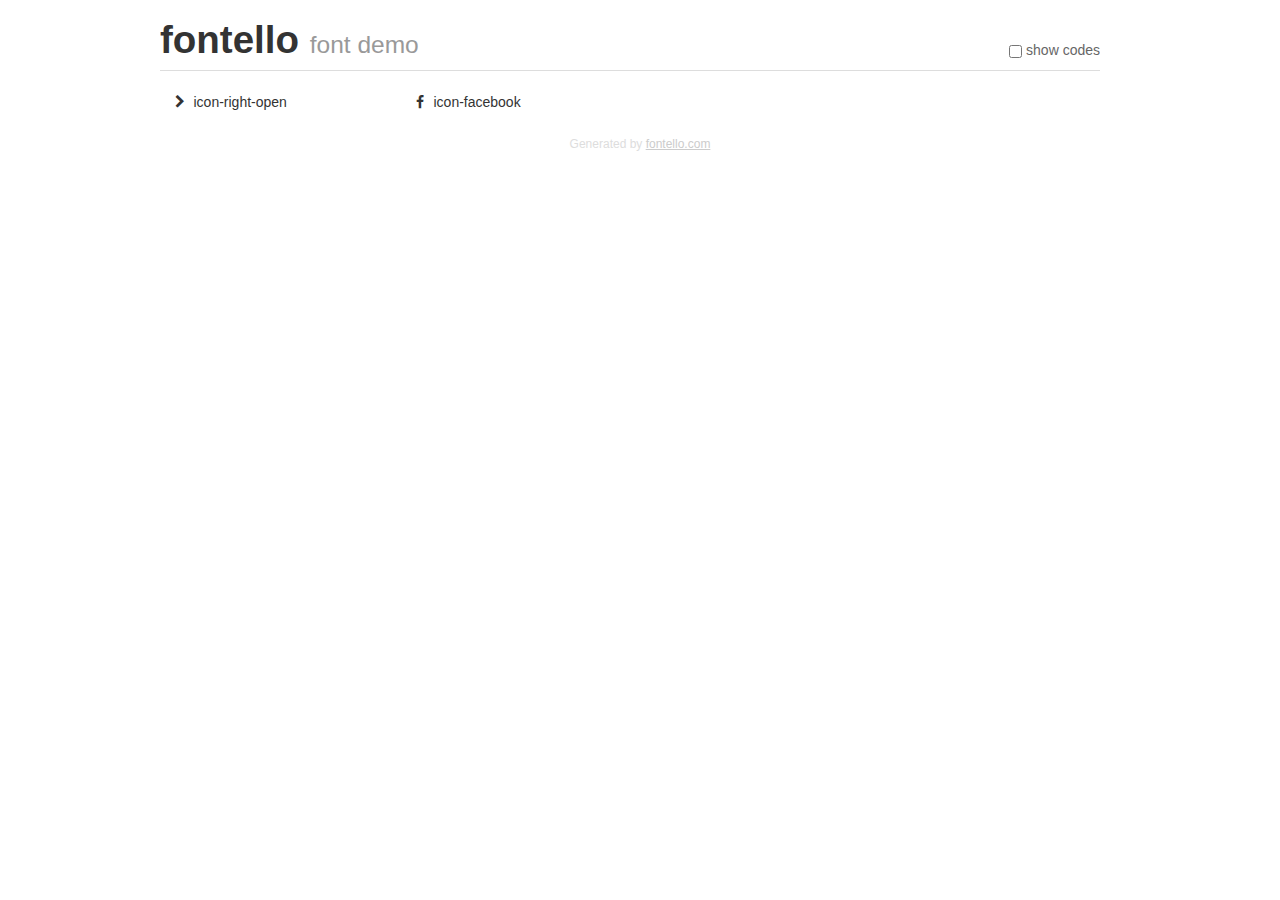
<file: Lab#5/fonts/fontello/demo.html>
<!DOCTYPE html>
<html>
  <head><!--[if lt IE 9]><script language="javascript" type="text/javascript" src="//html5shim.googlecode.com/svn/trunk/html5.js"></script><![endif]-->
    <meta charset="UTF-8"><style>/*
 * Bootstrap v2.2.1
 *
 * Copyright 2012 Twitter, Inc
 * Licensed under the Apache License v2.0
 * http://www.apache.org/licenses/LICENSE-2.0
 *
 * Designed and built with all the love in the world @twitter by @mdo and @fat.
 */
.clearfix {
  *zoom: 1;
}
.clearfix:before,
.clearfix:after {
  display: table;
  content: "";
  line-height: 0;
}
.clearfix:after {
  clear: both;
}
html {
  font-size: 100%;
  -webkit-text-size-adjust: 100%;
  -ms-text-size-adjust: 100%;
}
a:focus {
  outline: thin dotted #333;
  outline: 5px auto -webkit-focus-ring-color;
  outline-offset: -2px;
}
a:hover,
a:active {
  outline: 0;
}
button,
input,
select,
textarea {
  margin: 0;
  font-size: 100%;
  vertical-align: middle;
}
button,
input {
  *overflow: visible;
  line-height: normal;
}
button::-moz-focus-inner,
input::-moz-focus-inner {
  padding: 0;
  border: 0;
}
body {
  margin: 0;
  font-family: "Helvetica Neue", Helvetica, Arial, sans-serif;
  font-size: 14px;
  line-height: 20px;
  color: #333;
  background-color: #fff;
}
a {
  color: #08c;
  text-decoration: none;
}
a:hover {
  color: #005580;
  text-decoration: underline;
}
.row {
  margin-left: -20px;
  *zoom: 1;
}
.row:before,
.row:after {
  display: table;
  content: "";
  line-height: 0;
}
.row:after {
  clear: both;
}
[class*="span"] {
  float: left;
  min-height: 1px;
  margin-left: 20px;
}
.container,
.navbar-static-top .container,
.navbar-fixed-top .container,
.navbar-fixed-bottom .container {
  width: 940px;
}
.span12 {
  width: 940px;
}
.span11 {
  width: 860px;
}
.span10 {
  width: 780px;
}
.span9 {
  width: 700px;
}
.span8 {
  width: 620px;
}
.span7 {
  width: 540px;
}
.span6 {
  width: 460px;
}
.span5 {
  width: 380px;
}
.span4 {
  width: 300px;
}
.span3 {
  width: 220px;
}
.span2 {
  width: 140px;
}
.span1 {
  width: 60px;
}
[class*="span"].pull-right,
.row-fluid [class*="span"].pull-right {
  float: right;
}
.container {
  margin-right: auto;
  margin-left: auto;
  *zoom: 1;
}
.container:before,
.container:after {
  display: table;
  content: "";
  line-height: 0;
}
.container:after {
  clear: both;
}
p {
  margin: 0 0 10px;
}
.lead {
  margin-bottom: 20px;
  font-size: 21px;
  font-weight: 200;
  line-height: 30px;
}
small {
  font-size: 85%;
}
h1 {
  margin: 10px 0;
  font-family: inherit;
  font-weight: bold;
  line-height: 20px;
  color: inherit;
  text-rendering: optimizelegibility;
}
h1 small {
  font-weight: normal;
  line-height: 1;
  color: #999;
}
h1 {
  line-height: 40px;
}
h1 {
  font-size: 38.5px;
}
h1 small {
  font-size: 24.5px;
}
body {
  margin-top: 90px;
}
.header {
  position: fixed;
  top: 0;
  left: 50%;
  margin-left: -480px;
  background-color: #fff;
  border-bottom: 1px solid #ddd;
  padding-top: 10px;
  z-index: 10;
}
.footer {
  color: #ddd;
  font-size: 12px;
  text-align: center;
  margin-top: 20px;
}
.footer a {
  color: #ccc;
  text-decoration: underline;
}
.the-icons {
  font-size: 14px;
  line-height: 24px;
}
.switch {
  position: absolute;
  right: 0;
  bottom: 10px;
  color: #666;
}
.switch input {
  margin-right: 0.3em;
}
.codesOn .i-name {
  display: none;
}
.codesOn .i-code {
  display: inline;
}
.i-code {
  display: none;
}
@font-face {
      font-family: 'fontello';
      src: url('./font/fontello.eot?21413155');
      src: url('./font/fontello.eot?21413155#iefix') format('embedded-opentype'),
           url('./font/fontello.woff?21413155') format('woff'),
           url('./font/fontello.ttf?21413155') format('truetype'),
           url('./font/fontello.svg?21413155#fontello') format('svg');
      font-weight: normal;
      font-style: normal;
    }
     
     
    .demo-icon
    {
      font-family: "fontello";
      font-style: normal;
      font-weight: normal;
      speak: none;
     
      display: inline-block;
      text-decoration: inherit;
      width: 1em;
      margin-right: .2em;
      text-align: center;
      /* opacity: .8; */
     
      /* For safety - reset parent styles, that can break glyph codes*/
      font-variant: normal;
      text-transform: none;
     
      /* fix buttons height, for twitter bootstrap */
      line-height: 1em;
     
      /* Animation center compensation - margins should be symmetric */
      /* remove if not needed */
      margin-left: .2em;
     
      /* You can be more comfortable with increased icons size */
      /* font-size: 120%; */
     
      /* Font smoothing. That was taken from TWBS */
      -webkit-font-smoothing: antialiased;
      -moz-osx-font-smoothing: grayscale;
     
      /* Uncomment for 3D effect */
      /* text-shadow: 1px 1px 1px rgba(127, 127, 127, 0.3); */
    }
     </style>
    <link rel="stylesheet" href="css/animation.css"><!--[if IE 7]><link rel="stylesheet" href="css/fontello-ie7.css"><![endif]-->
    <script>
      function toggleCodes(on) {
        var obj = document.getElementById('icons');
      
        if (on) {
          obj.className += ' codesOn';
        } else {
          obj.className = obj.className.replace(' codesOn', '');
        }
      }
      
    </script>
  </head>
  <body>
    <div class="container header">
      <h1>
        fontello
         <small>font demo</small>
      </h1>
      <label class="switch">
        <input type="checkbox" onclick="toggleCodes(this.checked)">show codes
      </label>
    </div>
    <div id="icons" class="container">
      <div class="row">
        <div title="Code: 0xe800" class="the-icons span3"><i class="demo-icon icon-right-open">&#xe800;</i> <span class="i-name">icon-right-open</span><span class="i-code">0xe800</span></div>
        <div title="Code: 0xf09a" class="the-icons span3"><i class="demo-icon icon-facebook">&#xf09a;</i> <span class="i-name">icon-facebook</span><span class="i-code">0xf09a</span></div>
      </div>
    </div>
    <div class="container footer">Generated by <a href="http://fontello.com">fontello.com</a></div>
  </body>
</html>
</file>
<file: Lab#4/css/style.css>
*, :before, :after, :hover{
    box-sizing: border-box;
}

html, body{
    width: 100%;
    height: 100%;
}

body{
    background: #0c739f url("../images/background.jpg") repeat-x;
}

.clearfix:before, .clearfix:after {
    content: "";
    display: table;
}
.clearfix:after {
    clear: both;
}

.clearfix {
    zoom: 1;
}

p{
    font-family: "Tahoma", sans-serif;
}

ul{
    font-size: 0;
}

.menu-top ul li a, .menu-top-drop-down ul li a{
    font-size:  14px;
    color: #fff;
    text-decoration: none;
}

.container{
    background-color: #fff;
    width: 1000px;
    min-height: calc(100% - 34px);
    margin: 0 auto;
    box-shadow: 0 4px 7px 0 rgba(0,0,0,1);
}

.header{
    height: 175px;
    padding: 11px 30px 0 30px;
    position: relative;
}

.logo img{
    float: left;
}

.contacts, .countries{
    color: #128aa7;
}

.contacts, .footer{
    font-size: 12px;
    opacity: 0.8;
}

.contacts{
    float: right;
}

.contacts p{
    line-height: 16px;
}

.contacts p:first-child{
    font-weight: bold;
    line-height: 21px;
}

.countries{
    color: #128aa7;
    font-size: 10px;
    line-height: 1.5em;
    position: absolute;
    padding-right: inherit;
    bottom: 10px;
    right: 0;
}

.country-photo a{
    display: inline-block;
    color: inherit;
}

.country-photo a:hover{
    cursor: pointer;
}

.country-photo{
    text-align: center;
    text-decoration: underline;
    float: right;
    margin-left: 14px;
}

.slider{
    width: 1000px;
    height: 235px;
    overflow: hidden;
    border-top: #128aa7 1px solid;
    border-bottom: #128aa7 1px solid;
}

.slider img{
    width: 100%;
}

.menu-top, .menu-top-drop-down{
    font-size: 14px;
}

.menu-top{
    width: 100%;
    border-bottom: #000 1px solid;
    box-shadow: 0 4px 5px -3px #000;
    position: relative;
    z-index: 2;
}

.menu-top ul{
    list-style-type: none;
    background-color: #353535;
}

.menu-top>ul>li{
    display: inline-block;
    position: relative;
}

.menu-top>ul>li>a{
    display: inline-block;
    width: 142.8px;
    text-align: center;
    line-height: 35px;
}

.menu-top ul li a:hover{
    cursor: pointer;
}

.drop-down-icon::after{
    content: '\e800';
    font-family: "fontello";
    font-style: normal;
    font-weight: normal;
    font-size: 12px;
    color: white;
    padding-left: 5px;
}

.menu-top-drop-down{
    position: absolute;
    background: inherit;
    top: 100%;
    left: 16px;
    border-top: #000 1px solid;
    box-shadow: 0 5px 5px rgba(0, 0, 0, 0.75);
    display: none;
}

.menu-top-drop-down li a{
    display: inline-block;
    width: 150px;
    padding-left: 10px;
    line-height: 25px;
}

.menu-top>ul>li:hover .menu-top-drop-down{
    display: block;
}

/*Одинаковые колонки с помощью фона*/
/*.content-bg{
    width: 1000px;
    background: url(../images/fon-content.jpg) repeat-y;
    float: left;
    font-size: 14px;
    line-height: 2em;
    padding-bottom: 30px;
    z-index: 1;
}

.left-column p,.right-column p{
    padding-left: 16px;
}

.left-column p:first-child,.right-column p:first-child{
    padding-left: 0;
    font-size: 18px;
    font-weight: bold;
    text-align: center;
    color: #424c43;
}

.left-column,.right-column{
    width: 209px;
}

.left-column{
    float: left;
}

.right-column{
    float: right;
}

.container{
    position: relative;
    padding-bottom: 30px;
}

.content-bg{
    position: relative;
    min-height: 100%;
}

.footer{
    background-color: #0c7ca4;
    display: inline-block;
    line-height: 30px;
    width: 100%;
    color: #fff;
    position: absolute;
    bottom: -33px;
    left: 0;
    text-align: center;
}*/

.content-bg{
    width: 1000px;
    overflow: hidden;
    font-size: 14px;
    line-height: 2em;
}

.left-column p,.right-column p{
    padding-left: 16px;
}

.left-column p:first-child,.right-column p:first-child{
    padding: 5px 0 0 0;
    font-size: 18px;
    font-weight: bold;
    text-align: center;
    color: #424c43;
}

.left-column,.right-column{
    background-color: #edeef0;
    width: 209px;
    border-left: #c7cacf 1px solid;
    border-right: #c7cacf 1px solid;
    padding-bottom: 20000px;
    margin-bottom: -20000px;
}

.left-column{
    float: left;
}

.right-column{
    float: right;
}

.container{
    position: relative;
}

.footer{
    display: inline-block;
    line-height: 30px;
    width: 100%;
    color: #fff;
    position: absolute;
    bottom: -34px;
    left: 0;
    text-align: center;
}
</file>
<file: Lab#4/icons/fontello/css/fontello.css>
@font-face {
  font-family: 'fontello';
  src: url('../font/fontello.eot?57532587');
  src: url('../font/fontello.eot?57532587#iefix') format('embedded-opentype'),
       url('../font/fontello.woff2?57532587') format('woff2'),
       url('../font/fontello.woff?57532587') format('woff'),
       url('../font/fontello.ttf?57532587') format('truetype'),
       url('../font/fontello.svg?57532587#fontello') format('svg');
  font-weight: normal;
  font-style: normal;
}
</file>
<file: Lab1(maket#2)/styles/style.css>
*{
    box-sizing: border-box;
}

body{
    line-height: 1.5em;
    font-family: "Times New Roman", sans-serif;
    background-color: #eee;
    font-size: 16px;
}

.mb-bottom{
    margin-bottom: 20px;
}

.container{
    width: 512px;
    min-height: 150px;
    margin: 5px auto 45px;
    background-color: #fff;
    padding: 50px 50px 70px;
    -webkit-box-shadow: 0 1px 5px #000;
    -moz-box-shadow:    0 1px 5px #000;
    -o-box-shadow:      0 1px 5px #000;
    box-shadow:         0 1px 5px #000;
}

ul li {
    list-style-type: disc;
    margin-left: 20px;
}

.user-info{
    text-align: center;
}

.user-info h2{
    font-size: 22px;
    font-weight: bold;
    padding-bottom: 25px;
}

.content{
    padding: 12px 0 12px 12px;
}

.br-bottom{
    border-bottom: #7a7a7a 1px solid;
}

.br-bottom p{
    text-align: left;
}
</file>
<file: lab3/css/stylename.css>
@font-face {
			font-family: "OpenSansRegular";
			src: url("../fonts/OpenSansRegular/OpenSansRegular.eot");
			src: url("../fonts/OpenSansRegular/OpenSansRegular.eot?#iefix")format("embedded-opentype"),
			url("../fonts/OpenSansRegular/OpenSansRegular.woff") format("woff"),
			url("../fonts/OpenSansRegular/OpenSansRegular.ttf") format("truetype");
			font-style: normal;
			font-weight: normal;
	}

	@font-face {
			font-family: "OpenSansLight";
			src: url("../fonts/OpenSansLight/OpenSansLight.eot");
			src: url("../fonts/OpenSansLight/OpenSansLight.eot?#iefix")format("embedded-opentype"),
			url("../fonts/OpenSansLight/OpenSansLight.woff") format("woff"),
			url("../fonts/OpenSansLight/OpenSansLight.ttf") format("truetype");
			font-style: normal;
			font-weight: normal;
	}

	@font-face {
			font-family: "OpenSansItalic";
			src: url("../fonts/OpenSansItalic/OpenSansItalic.eot");
			src: url("../fonts/OpenSansItalic/OpenSansItalic.eot?#iefix")format("embedded-opentype"),
			url("../fonts/OpenSansItalic/OpenSansItalic.woff") format("woff"),
			url("../fonts/OpenSansItalic/OpenSansItalic.ttf") format("truetype");
			font-style: normal;
			font-weight: normal;
	}

	@font-face {
			font-family: "OpenSansBold";
			src: url("../fonts/OpenSansBold/OpenSansBold.eot");
			src: url("../fonts/OpenSansBold/OpenSansBold.eot?#iefix")format("embedded-opentype"),
			url("../fonts/OpenSansBold/OpenSansBold.woff") format("woff"),
			url("../fonts/OpenSansBold/OpenSansBold.ttf") format("truetype");
			font-style: normal;
			font-weight: normal;
	}

	@font-face {
			font-family: "OpenSansExtraBold";
			src: url("../fonts/OpenSansExtraBold/OpenSansExtraBold.eot");
			src: url("../fonts/OpenSansExtraBold/OpenSansExtraBold.eot?#iefix")format("embedded-opentype"),
			url("../fonts/OpenSansExtraBold/OpenSansExtraBold.woff") format("woff"),
			url("../fonts/OpenSansExtraBold/OpenSansExtraBold.ttf") format("truetype");
			font-style: normal;
			font-weight: normal;
	}

	@font-face {
			font-family: "OpenSansExtraBoldItalic";
			src: url("../fonts/OpenSansExtraBoldItalic/OpenSansExtraBoldItalic.eot");
			src: url("../fonts/OpenSansExtraBoldItalic/OpenSansExtraBoldItalic.eot?#iefix")format("embedded-opentype"),
			url("../fonts/OpenSansExtraBoldItalic/OpenSansExtraBoldItalic.woff") format("woff"),
			url("../fonts/OpenSansExtraBoldItalic/OpenSansExtraBoldItalic.ttf") format("truetype");
			font-style: normal;
			font-weight: normal;
	}

	@font-face {
			font-family: "OpenSansBoldItalic";
			src: url("../fonts/OpenSansBoldItalic/OpenSansBoldItalic.eot");
			src: url("../fonts/OpenSansBoldItalic/OpenSansBoldItalic.eot?#iefix")format("embedded-opentype"),
			url("../fonts/OpenSansBoldItalic/OpenSansBoldItalic.woff") format("woff"),
			url("../fonts/OpenSansBoldItalic/OpenSansBoldItalic.ttf") format("truetype");
			font-style: normal;
			font-weight: normal;
	}

	@font-face {
			font-family: "OpenSansRegularItalic";
			src: url("../fonts/OpenSansRegularItalic/OpenSansRegularItalic.eot");
			src: url("../fonts/OpenSansRegularItalic/OpenSansRegularItalic.eot?#iefix")format("embedded-opentype"),
			url("../fonts/OpenSansRegularItalic/OpenSansRegularItalic.woff") format("woff"),
			url("../fonts/OpenSansRegularItalic/OpenSansRegularItalic.ttf") format("truetype");
			font-style: normal;
			font-weight: normal;
	}

	@font-face {
			font-family: "OpenSansSemiBold";
			src: url("../fonts/OpenSansSemiBold/OpenSansSemiBold.eot");
			src: url("../fonts/OpenSansSemiBold/OpenSansSemiBold.eot?#iefix")format("embedded-opentype"),
			url("../fonts/OpenSansSemiBold/OpenSansSemiBold.woff") format("woff"),
			url("../fonts/OpenSansSemiBold/OpenSansSemiBold.ttf") format("truetype");
			font-style: normal;
			font-weight: normal;
	}

	@font-face {
			font-family: "OpenSansSemiBoldItalic";
			src: url("../fonts/OpenSansSemiBoldItalic/OpenSansSemiBoldItalic.eot");
			src: url("../fonts/OpenSansSemiBoldItalic/OpenSansSemiBoldItalic.eot?#iefix")format("embedded-opentype"),
			url("../fonts/OpenSansSemiBoldItalic/OpenSansSemiBoldItalic.woff") format("woff"),
			url("../fonts/OpenSansSemiBoldItalic/OpenSansSemiBoldItalic.ttf") format("truetype");
			font-style: normal;
			font-weight: normal;
	}
</file>
<file: lab3/css/style.css>
*{
    box-sizing: border-box;
}

html, body{
    width: 100%;
    height: 100%;
}

body{
    background-color: #f9f9f9;
    font-family: OpenSansRegular, sans-serif;
}

/*----Контейнер----*/

.container{
    width: 1060px;
    background-color: #fff;
    padding: 50px 46px 60px;
    margin: 0 auto;
    box-shadow: 0 5px 5px rgba(0, 0, 0, 0.3);
}

/*----"Потолок" сайта----*/

.header{
    margin-bottom: 40px;
}

/*----Логотип----*/

.header .logo{
    margin-bottom: 40px;
}

/*----Верхнее меню----*/

.menu-top ul{
    background: linear-gradient(to top, #444343 0%, #5e5e5e 100%);
    list-style-type: none;
    font-size: 0;
}

.menu-top ul li{
    display: inline-block;
    text-align: center;
    margin-right: 40px;
}

.menu-top ul li:last-child{
    margin: 0;
}

.menu-top ul li a,.menu-top ul li p{
    font-size: 15px;
    text-decoration: none;
    color: white;
    text-shadow: 0.5px 1px 1px rgba(0, 0, 0, 0.5);
    display: block;
    width: 98px;
    line-height: 40px;
    border-left: 1px solid transparent;
    border-right: 1px solid transparent;
}

.menu-top ul li a:hover {
    border-left: #838383 1px solid;
    border-right: #838383 1px solid;
    background: linear-gradient(to top, #2e2e2e 0%, #4a4a4a 100%);
}

/*----Меню слева----*/

.menu-left{
    float: left;
    width: 240px;
    font-size: 0;
    border: 1px solid #c8c8c8;

}

.menu-left ul li{
    list-style-type: none;
    border-bottom: 1px solid #c8c8c8;
}

.menu-left ul li a{
    display: block;
    font-size: 13px;
    text-decoration: none;
    color: #656363;
    line-height: 40px;
    padding-left: 22px;
}

.menu-left ul li:last-child{
    border: none;
}

.menu-left ul li a:hover{
    color: #2c2c2c;
    background-color: #f9f9f9;
    padding-left: 35px;
}


/*----Рамка для фото в блоке с контентом----*/

.frame{
    width: 678px;
    height: 400px;
    border: 1px solid #c8c8c8;
    background: url(../images/image1.jpg) no-repeat center center white;
    float: right;
}

/*----Блок с контентом (текст)----*/

.content{
    width: 678px;
    font-size: 13px;
    line-height: 1.6em;
    color: #2c2c2c;
    word-wrap: break-word;
    margin-top: 40px;
    padding: 0 auto;
    float: right;
    padding: 0 26.5px;
}

/*----Нижнее меню ("подвал сайта")----*/

.footer.menu-top ul{
    clear: both;
    background: linear-gradient(to top, #e1e1e1 0%, #e1e1e1 100%);
}

.footer.menu-top ul li a,.footer.menu-top ul li p{
    font-size: 13px;
    color: #2c2c2c;
    text-shadow: none;
    width: 100px;
    border: none;
}
.footer.menu-top ul li p{
    width: auto;
}

.footer.menu-top ul li a:hover {
    border-right: none;
    background: none;
    text-decoration: underline;
}

.footer.menu-top ul li:last-child{
    float: right;
    padding-right: 40px;
}

/*----Ниже реализация "прибитого" footer----*/
/*Псевдоэлемент After - для добавления стилей после блока с фото и контентом,
чтобы footer не наслаивался на другие элементы*/

.main-content:after {
    visibility: hidden;
    display: block;
    content: "";
    clear: both;
}

.container {
    position: relative;
    min-height: 100%;
}

.footer {
    height: 40px;
}

.main-content {
    padding-bottom: 100px;
}

.footer {
    position: absolute;
    left: 0;
    bottom: 0;
    margin: 0 auto 0 46px;
    width: 968px;
    margin-bottom: 60px;
}
</file>
<file: Lab3_bonus/css/style.css>
*, :hover, :before, :after{
    box-sizing: border-box;
}

html, body{
    height: 100%;
    width: 100%;
}

body{
    background-color: #000;
}

p{
    color: #e6e6e6;
    font-family: Tahoma, sans-serif;
}

.clearfix:before,
.clearfix:after {
    content: "";
    display: table;
}

.clearfix:after {
    clear: both;
}

.clearfix {
    zoom: 1;
}

.container{
    width: 964px;
    margin: 0 auto;
    min-height: 100%;
    padding: 4px 70px 40px;
    background: #000 url("../images/background.jpg") no-repeat center center;
    background-size: 100% 100%;
}

.header{
    position: relative;
}

.logo{
    width: 266px;
    height: 147px;
    padding: 75px 0 17px;
    display: inline-block;
    background: url("../images/logo-palm.png") no-repeat right center;
}

.logo p{
    text-align: center;
    font-size: 10px;
    line-height: 2em;
}

.contacts{
    display: inline-block;
    position: absolute;
    right: 17px;
    bottom: 17px;

}

.contacts p{
    font-size: 8px;
    line-height: 1.5em;
}

.contacts p:first-child{
    font-size: 10px;
}

.country{
    float: left;
    margin-right: 7px;
    font-size: 15px;
    text-align: center;
}

.no-margin-right{
    margin-right: 0;
    margin-bottom: 50px;
}

.country:last-child{
    margin-bottom: 0;
}

.frame{
    width: 270px;
    height: 188px;
    border: #959595 4px;
    border-style: ridge;
    border-radius: 4px;
    box-shadow: inset 0 0 3px 1px rgba(0,0,0,0.5), 0 0 5px 1px rgba(0,0,0,0.75);
}

.india.frame{
    background: url(../images/countries/india_photo.jpg) no-repeat center center;
    background-size: 100% 100%;
}
.frame.nepal{
    background: url(../images/countries/nepal_photo.jpg) no-repeat center center;
    background-size: 100% 100%;
}
.frame.tibet{
    background: url(../images/countries/tibet_photo.jpg) no-repeat center center;
    background-size: 100% 100%;
}
.frame.bhutan{
    background: url(../images/countries/bhutan_photo.jpg) no-repeat center center;
    background-size: 100% 100%;
}
.frame.sri-lanka{
    background: url(../images/countries/sri-lanka_photo.jpg) no-repeat center center;
    background-size: 100% 100%;
}
.frame.maldivies{
    background: url(../images/countries/maldives_photo.jpg) no-repeat center center;
    background-size: 100% 100%;
}

.container{
    position: relative;
    min-height: 100%;
}

.content-countries{
    padding-bottom: 10px;
}

.footer{
    clear: both;
    font-size: 10px;
    display: inline-block;
    width: 100%;
    text-align: center;
    height: 10px;
    position: absolute;
    left: 0;
    bottom: 30px;
}
</file>
<file: Lab3_bonus/css/stylename.css>
@font-face {
	font-family: 'Tahoma';
	src: local("Tahoma"), local("TahomaRegular"),
	url('../fonts/Tahoma-Regular/Tahoma-Regular.eot');
	url('../fonts/Tahoma-Regular/Tahoma-Regular.eot?#iefix') format('embedded-opentype'),
	url('../fonts/Tahoma-Regular/Tahoma-Regular.woff') format('woff'),
	url('../fonts/Tahoma-Regular/Tahoma-Regular.ttf') format('truetype'),
	url('../fonts/Tahoma-Regular/Tahoma-Regular.svg#Tahoma-Regular') format('svg');
	font-weight: 400;
	font-style: normal;
}
</file>
<file: Lab4_bonus/css/stylename.css>
@font-face {
	font-family: 'Tahoma';
	src: local("Tahoma"), local("TahomaRegular"),
	url('../fonts/Tahoma-Regular/Tahoma-Regular.eot');
	url('../fonts/Tahoma-Regular/Tahoma-Regular.eot?#iefix') format('embedded-opentype'),
	url('../fonts/Tahoma-Regular/Tahoma-Regular.woff') format('woff'),
	url('../fonts/Tahoma-Regular/Tahoma-Regular.ttf') format('truetype'),
	url('../fonts/Tahoma-Regular/Tahoma-Regular.svg#Tahoma-Regular') format('svg');
	font-weight: 400;
	font-style: normal;
}
</file>
<file: Lab4_bonus/css/style.css>
*{
    box-sizing: border-box;
}

html, body{
    height: 100%;
    width: 100%;
}

body{
    background-color: #000;
}

p{
    color: #e6e6e6;
    font-family: Tahoma, sans-serif;
}

.container{
    width: 964px;
    margin: 0 auto;
    min-height: 100%;
    padding: 4px 70px 40px;
    background: #000 url("../images/background.jpg") no-repeat center center;

}

.header{
    position: relative;
}

.logo{
    width: 266px;
    height: 147px;
    padding: 75px 0 17px;
    display: inline-block;
    background: url(../images/logo-palm.png) no-repeat right center;
}

.logo p{
    text-align: center;
    font-size: 10px;
    line-height: 2em;
}

.contacts{
    display: inline-block;
    position: absolute;
    right: 17px;
    bottom: 17px;

}

.contacts p{
    font-size: 8px;
    line-height: 1.5em;
}

.contacts p:first-child{
    font-size: 10px;
}

.country{
    float: left;
    margin-right: 7px;
    font-size: 15px;
    text-align: center;
}

.no-margin-right{
    margin-right: 0;
    margin-bottom: 50px;
}

.country:last-child{
    margin-bottom: 0;
}

.frame{
    width: 270px;
    height: 188px;
    border: #959595 4px;
    border-style: ridge;
    border-radius: 4px;
    box-shadow: inset 0 0 3px 1px rgba(0,0,0,0.5), 0 0 5px 1px rgba(0,0,0,0.75);
}

.india.frame{
    background: url(../images/countries/india_photo.jpg) no-repeat center center;
    background-size: 100% 100%;
}
.frame.nepal{
    background: url(../images/countries/nepal_photo.jpg) no-repeat center center;
    background-size: 100% 100%;
}
.frame.tibet{
    background: url(../images/countries/tibet_photo.jpg) no-repeat center center;
    background-size: 100% 100%;
}
.frame.bhutan{
    background: url(../images/countries/bhutan_photo.jpg) no-repeat center center;
    background-size: 100% 100%;
}
.frame.sri-lanka{
    background: url(../images/countries/sri-lanka_photo.jpg) no-repeat center center;
    background-size: 100% 100%;
}
.frame.maldivies{
    background: url(../images/countries/maldives_photo.jpg) no-repeat center center;
    background-size: 100% 100%;
}

.clearfix:before,
.clearfix:after {
    content: "";
    display: table;
}
.clearfix:after {
    clear: both;
}
.clearfix {
    zoom: 1;
}

.container{
    position: relative;
}

.content-countries{
    padding-bottom: 10px;
}

.footer{
    clear: both;
    font-size: 10px;
    display: inline-block;
    width: 100%;
    text-align: center;
    height: 10px;
    position: absolute;
    left: 0;
    bottom: 30px;
    padding-left: inherit;
    padding-right: inherit;

}
</file>
<file: Lab5_tables/css/style.css>
html, body{
    width: 100%;
    height: 100%;
}

.wrapper{
    padding-top: 50px;
}


table{
    border-collapse: collapse;
    width: 500px;
    margin: 0 auto;
    height: 540px;
}

tr{
    height: 50px;
}

td{
    border: 10px solid #000; width: 50px;
}
</file>
<file: Labb/css/style.css>
*, :before, :after, :hover{
    box-sizing: border-box;
}

html, body{
    width: 100%;
    height: 100%;
}

body{
    background: url("../images/bg.png") center center;
    background-size: cover;
    background-repeat: no-repeat;

}


.clearfix:before, .clearfix:after {
    content: "";
    display: table;
}
.clearfix:after {
    clear: both;
}

.clearfix {
    zoom: 1;
}
</file>
<file: Lab#5/fonts/facebook/stylesheet.css>
/*! Generated by Font Squirrel (https://www.fontsquirrel.com) on August 14, 2017 */



@font-face {
    font-family: 'facebook_letter_facesregular';
    src: url('facebolf-webfont.eot');
    src: url('facebolf-webfont.eot?#iefix') format('embedded-opentype'),
         url('facebolf-webfont.woff2') format('woff2'),
         url('facebolf-webfont.woff') format('woff'),
         url('facebolf-webfont.ttf') format('truetype'),
         url('facebolf-webfont.svg#facebook_letter_facesregular') format('svg');
    font-weight: normal;
    font-style: normal;

}
</file>
<file: Lab#5/fonts/fontello/css/fontello-ie7.css>
[class^="icon-"], [class*=" icon-"] {
  font-family: 'fontello';
  font-style: normal;
  font-weight: normal;
 
  /* fix buttons height */
  line-height: 1em;
 
  /* you can be more comfortable with increased icons size */
  /* font-size: 120%; */
}
 
.icon-right-open { *zoom: expression( this.runtimeStyle['zoom'] = '1', this.innerHTML = '&#xe800;&nbsp;'); }
.icon-facebook { *zoom: expression( this.runtimeStyle['zoom'] = '1', this.innerHTML = '&#xf09a;&nbsp;'); }
</file>
<file: Lab#5/fonts/facebook/specimen_files/specimen_stylesheet.css>
@import url('grid_12-825-55-15.css');

/*  
	CSS Reset by Eric Meyer - Released under Public Domain
    http://meyerweb.com/eric/tools/css/reset/
*/
html, body, div, span, applet, object, iframe,
h1, h2, h3, h4, h5, h6, p, blockquote, pre,
a, abbr, acronym, address, big, cite, code,
del, dfn, em, font, img, ins, kbd, q, s, samp,
small, strike, strong, sub, sup, tt, var,
b, u, i, center, dl, dt, dd, ol, ul, li,
fieldset, form, label, legend, table, 
caption, tbody, tfoot, thead, tr, th, td 
                  {margin: 0;padding: 0;border: 0;outline: 0;
                  font-size: 100%;vertical-align: baseline;
                  background: transparent;}
body              {line-height: 1;}
ol, ul            {list-style: none;}
blockquote, q     {quotes: none;}
blockquote:before, blockquote:after,
q:before, q:after {content: '';	content: none;}
:focus            {outline: 0;}
ins               {text-decoration: none;}
del               {text-decoration: line-through;}
table             {border-collapse: collapse;border-spacing: 0;}




body {
	color: #000;
	background-color: #dcdcdc;
}

a {
	text-decoration: none;
	color: #1883ba;
}

h1{
	font-size: 32px;
	font-weight: normal;
	font-style: normal;
	margin-bottom: 18px;
}

h2{
	font-size: 18px;
}

#container {
	width: 865px;
	margin: 0px auto;
}


#header {
	padding: 20px;
	font-size: 36px;
	background-color: #000;
	color: #fff;
}

#header span {
	color: #666;
}
#main_content {
	background-color: #fff;
	padding: 60px 20px 20px;
}


#footer p {
	margin: 0;
	padding-top: 10px;
	padding-bottom: 50px;
	color: #333;
	font: 10px Arial, sans-serif;
}

.tabs {
	width: 100%;
	height: 31px;
	background-color: #444;
}
.tabs li {
	float:  left;
	margin: 0;
	overflow: hidden;
	background-color: #444;
}
.tabs li a {
	display: block;
	color: #fff;
	text-decoration: none;
	font: bold 11px/11px 'Arial';
	text-transform: uppercase;
	padding: 10px 15px;
	border-right: 1px solid #fff;
}

.tabs li a:hover {
		background-color: #00b3ff;

}

.tabs li.active a {
	color:  #000;
	background-color: #fff;
}



div.huge {
	
	font-size: 300px;
	line-height: 1em;
	padding: 0;
	letter-spacing: -.02em;
	overflow: hidden;
}
div.glyph_range {
	font-size: 72px;
	line-height: 1.1em;
}

.size10{ font-size: 10px; }
.size11{ font-size: 11px; }
.size12{ font-size: 12px; }
.size13{ font-size: 13px; }
.size14{ font-size: 14px; }
.size16{ font-size: 16px; }
.size18{ font-size: 18px; }
.size20{ font-size: 20px; }
.size24{ font-size: 24px; }
.size30{ font-size: 30px; }
.size36{ font-size: 36px; }
.size48{ font-size: 48px; }
.size60{ font-size: 60px; }
.size72{ font-size: 72px; }
.size90{ font-size: 90px; }


.psample_row1 {	height: 120px;}
.psample_row1 {	height: 120px;}
.psample_row2 {	height: 160px;}
.psample_row3 {	height: 160px;}
.psample_row4 {	height: 160px;}

.psample {
	overflow: hidden;
	position: relative;
}
.psample p {
	line-height: 1.3em;
	display: block;
	overflow: hidden;
	margin: 0;
}

.psample span {
	margin-right: .5em;
}

.white_blend {
	width: 100%;
	height: 61px;
	background-image: url([data-uri]);
	position: absolute;
	bottom: 0;
}
.black_blend {
	width: 100%;
	height: 61px;
	background-image: url([data-uri]);
	position: absolute;
	bottom: 0;
}
.fullreverse {
	background:  #000 !important;
	color:  #fff !important;
	margin-left: -20px;
	padding-left: 20px;
	margin-right: -20px;
	padding-right: 20px;
	padding: 20px;
	margin-bottom:0;
}


.sample_table td {
	padding-top: 3px;
	padding-bottom:5px;
	padding-left: 5px;
	vertical-align: middle;
	line-height: 1.2em;
}

.sample_table td:first-child {
	background-color: #eee;
	text-align: right;
	padding-right: 5px;
	padding-left: 0;
	padding: 5px;
	font: 11px/12px "Courier New", Courier, mono;
}

code {
	white-space: pre;
	background-color: #eee;
	display: block;
	padding: 10px;
	margin-bottom: 18px;
	overflow: auto;
}


.bottom,.last 	{margin-bottom:0 !important; padding-bottom:0 !important;}

.box  { 
  padding: 18px; 
  margin-bottom: 18px; 
  background: #eee; 
}

.reverse,.reversed { background:  #000 !important;color:  #fff !important; border: none !important;}

#bodycomparison {
	position: relative;
	overflow: hidden;
	font-size: 72px;
	height: 90px;
	white-space: nowrap;
}

#bodycomparison div{
	font-size: 72px;
	line-height: 90px;
	display: inline;
	margin: 0 15px 0 0;
	padding: 0;
}

#bodycomparison div span{
	font: 10px Arial;
	position: absolute;
	left: 0;
}
#xheight {
	float: none;
	position: absolute;
	color: #d9f3ff;
	font-size: 72px;
	line-height: 90px;
}

.fontbody {
 position: relative;
}
.arialbody{
	font-family: Arial;
	position: relative;
}
.verdanabody{
	font-family: Verdana;
	position: relative;
}
.georgiabody{
	font-family: Georgia;
	position: relative;
}

/* @group Layout page
 */

#layout h1 {
	font-size: 36px;
	line-height: 42px;
	font-weight: normal;
	font-style: normal;
}

#layout h2 {
	font-size: 24px;
	line-height: 23px;
	font-weight: normal;
	font-style: normal;
}

#layout h3 {
	font-size: 22px;
	line-height: 1.4em;
	margin-top: 1em;
	font-weight: normal;
	font-style: normal;
}


#layout p.byline {
	font-size: 12px;
	margin-top: 18px;
	line-height: 12px;
	margin-bottom: 0;
}
#layout p {
	font-size: 14px;
	line-height: 21px;
	margin-bottom: .5em;
}

#layout p.large{
	font-size: 18px;
	line-height: 26px;
}

#layout .sidebar p{
	font-size: 12px;
	line-height: 1.4em;
}

#layout p.caption {
	font-size: 10px;
	margin-top: -16px;
	margin-bottom: 18px;
}

/* @end */

/* @group Glyphs */

#glyph_chart div{
	background-color: #d9f3ff;
	color: black;
	float: left;
	font-size: 36px;
	height: 1.2em;
	line-height: 1.2em;
	margin-bottom: 1px;
	margin-right: 1px;
	text-align: center;
	width: 1.2em;
	position: relative;
	padding: .6em .2em .2em;
}

#glyph_chart div p {
	position: absolute;
	left: 0;
	top: 0;
	display: block;
	text-align: center;
	font: bold 9px Arial, sans-serif;
	background-color: #3a768f;
	width: 100%;
	color: #fff;
	padding: 2px 0;
}


#glyphs h1 {
	font-family: Arial, sans-serif;
}
/* @end */

/* @group Installing */

#installing {
	font: 13px Arial, sans-serif;
}

#installing p,
#glyphs p{
	line-height: 1.2em;
	margin-bottom: 18px;
	font: 13px Arial, sans-serif;
}



#installing h3{
	font-size: 15px;
	margin-top: 18px;
}

/* @end */

#rendering h1 {
	font-family: Arial, sans-serif;
}
.render_table td {
	font: 11px "Courier New", Courier, mono;
	vertical-align: middle;
}
</file>
<file: Lab#5/fonts/fontello/css/animation.css>
/*
   Animation example, for spinners
*/
.animate-spin {
  -moz-animation: spin 2s infinite linear;
  -o-animation: spin 2s infinite linear;
  -webkit-animation: spin 2s infinite linear;
  animation: spin 2s infinite linear;
  display: inline-block;
}
@-moz-keyframes spin {
  0% {
    -moz-transform: rotate(0deg);
    -o-transform: rotate(0deg);
    -webkit-transform: rotate(0deg);
    transform: rotate(0deg);
  }

  100% {
    -moz-transform: rotate(359deg);
    -o-transform: rotate(359deg);
    -webkit-transform: rotate(359deg);
    transform: rotate(359deg);
  }
}
@-webkit-keyframes spin {
  0% {
    -moz-transform: rotate(0deg);
    -o-transform: rotate(0deg);
    -webkit-transform: rotate(0deg);
    transform: rotate(0deg);
  }

  100% {
    -moz-transform: rotate(359deg);
    -o-transform: rotate(359deg);
    -webkit-transform: rotate(359deg);
    transform: rotate(359deg);
  }
}
@-o-keyframes spin {
  0% {
    -moz-transform: rotate(0deg);
    -o-transform: rotate(0deg);
    -webkit-transform: rotate(0deg);
    transform: rotate(0deg);
  }

  100% {
    -moz-transform: rotate(359deg);
    -o-transform: rotate(359deg);
    -webkit-transform: rotate(359deg);
    transform: rotate(359deg);
  }
}
@-ms-keyframes spin {
  0% {
    -moz-transform: rotate(0deg);
    -o-transform: rotate(0deg);
    -webkit-transform: rotate(0deg);
    transform: rotate(0deg);
  }

  100% {
    -moz-transform: rotate(359deg);
    -o-transform: rotate(359deg);
    -webkit-transform: rotate(359deg);
    transform: rotate(359deg);
  }
}
@keyframes spin {
  0% {
    -moz-transform: rotate(0deg);
    -o-transform: rotate(0deg);
    -webkit-transform: rotate(0deg);
    transform: rotate(0deg);
  }

  100% {
    -moz-transform: rotate(359deg);
    -o-transform: rotate(359deg);
    -webkit-transform: rotate(359deg);
    transform: rotate(359deg);
  }
}
</file>
